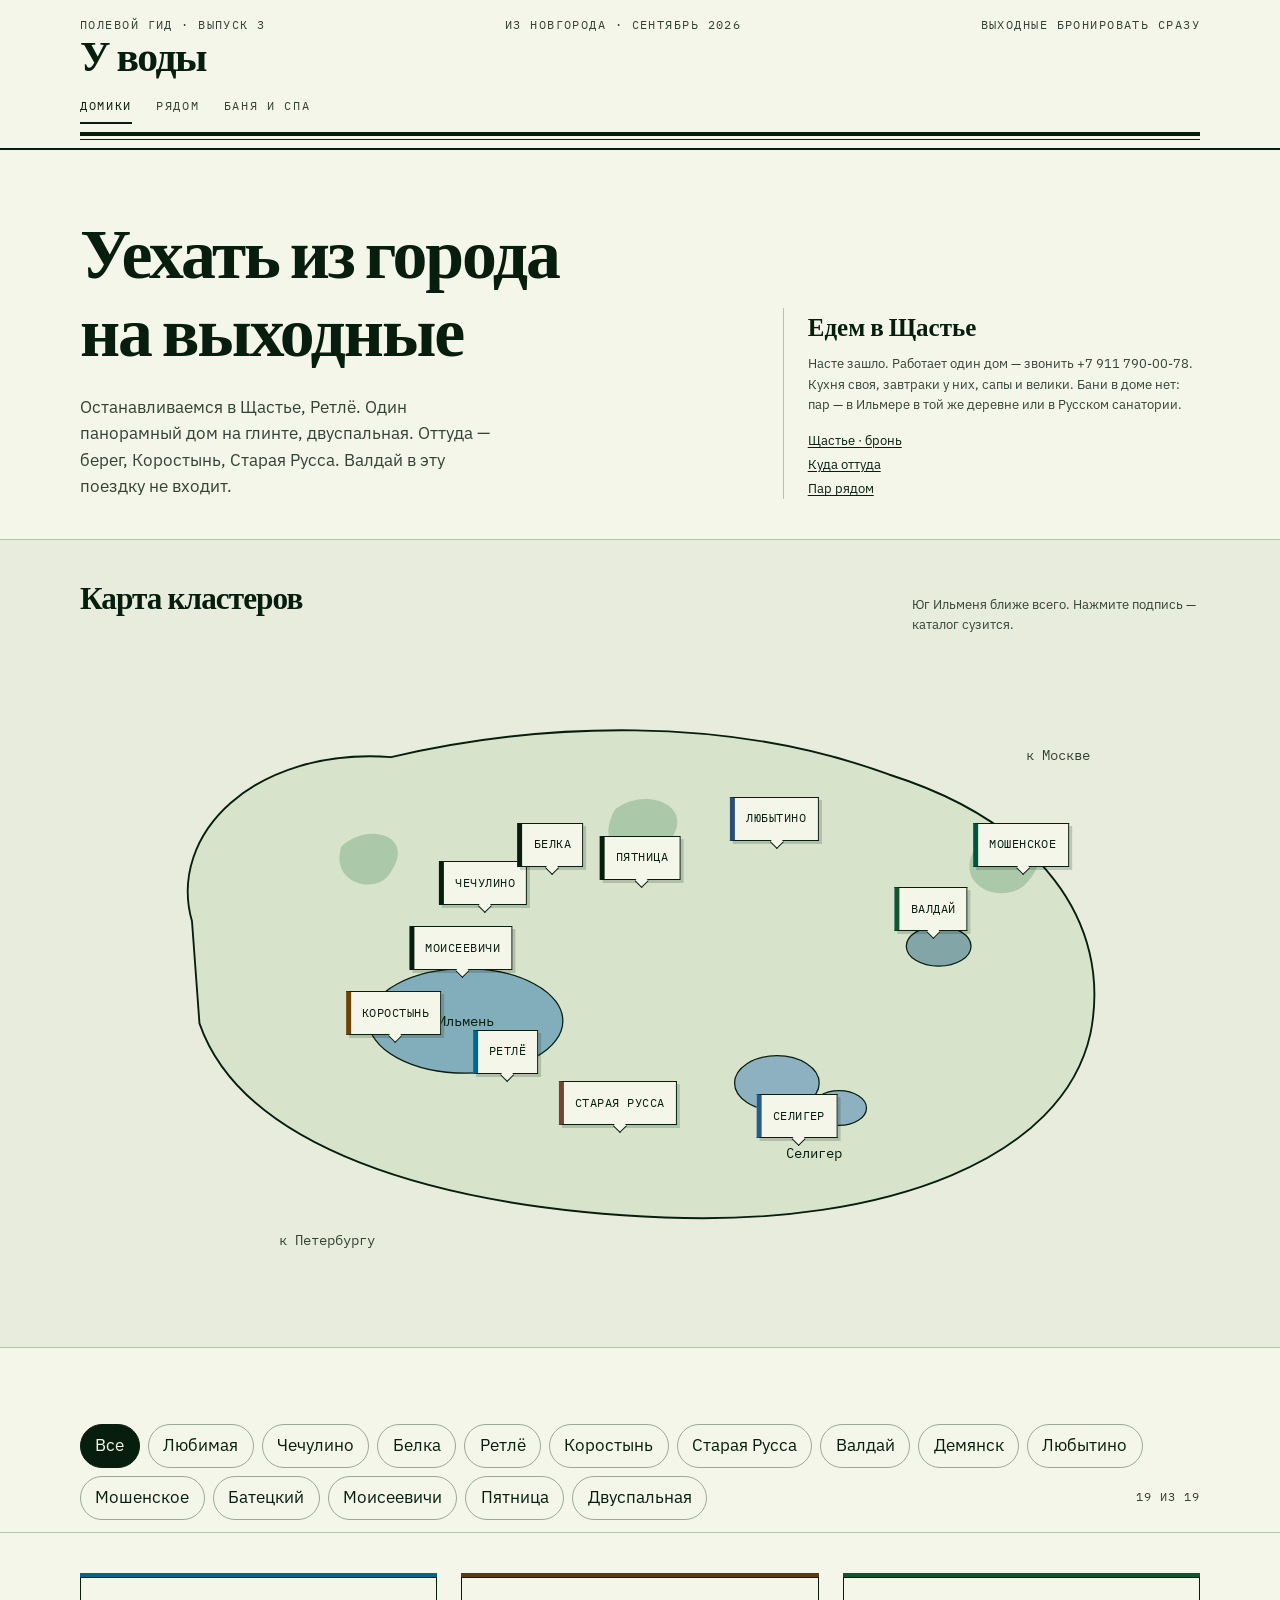
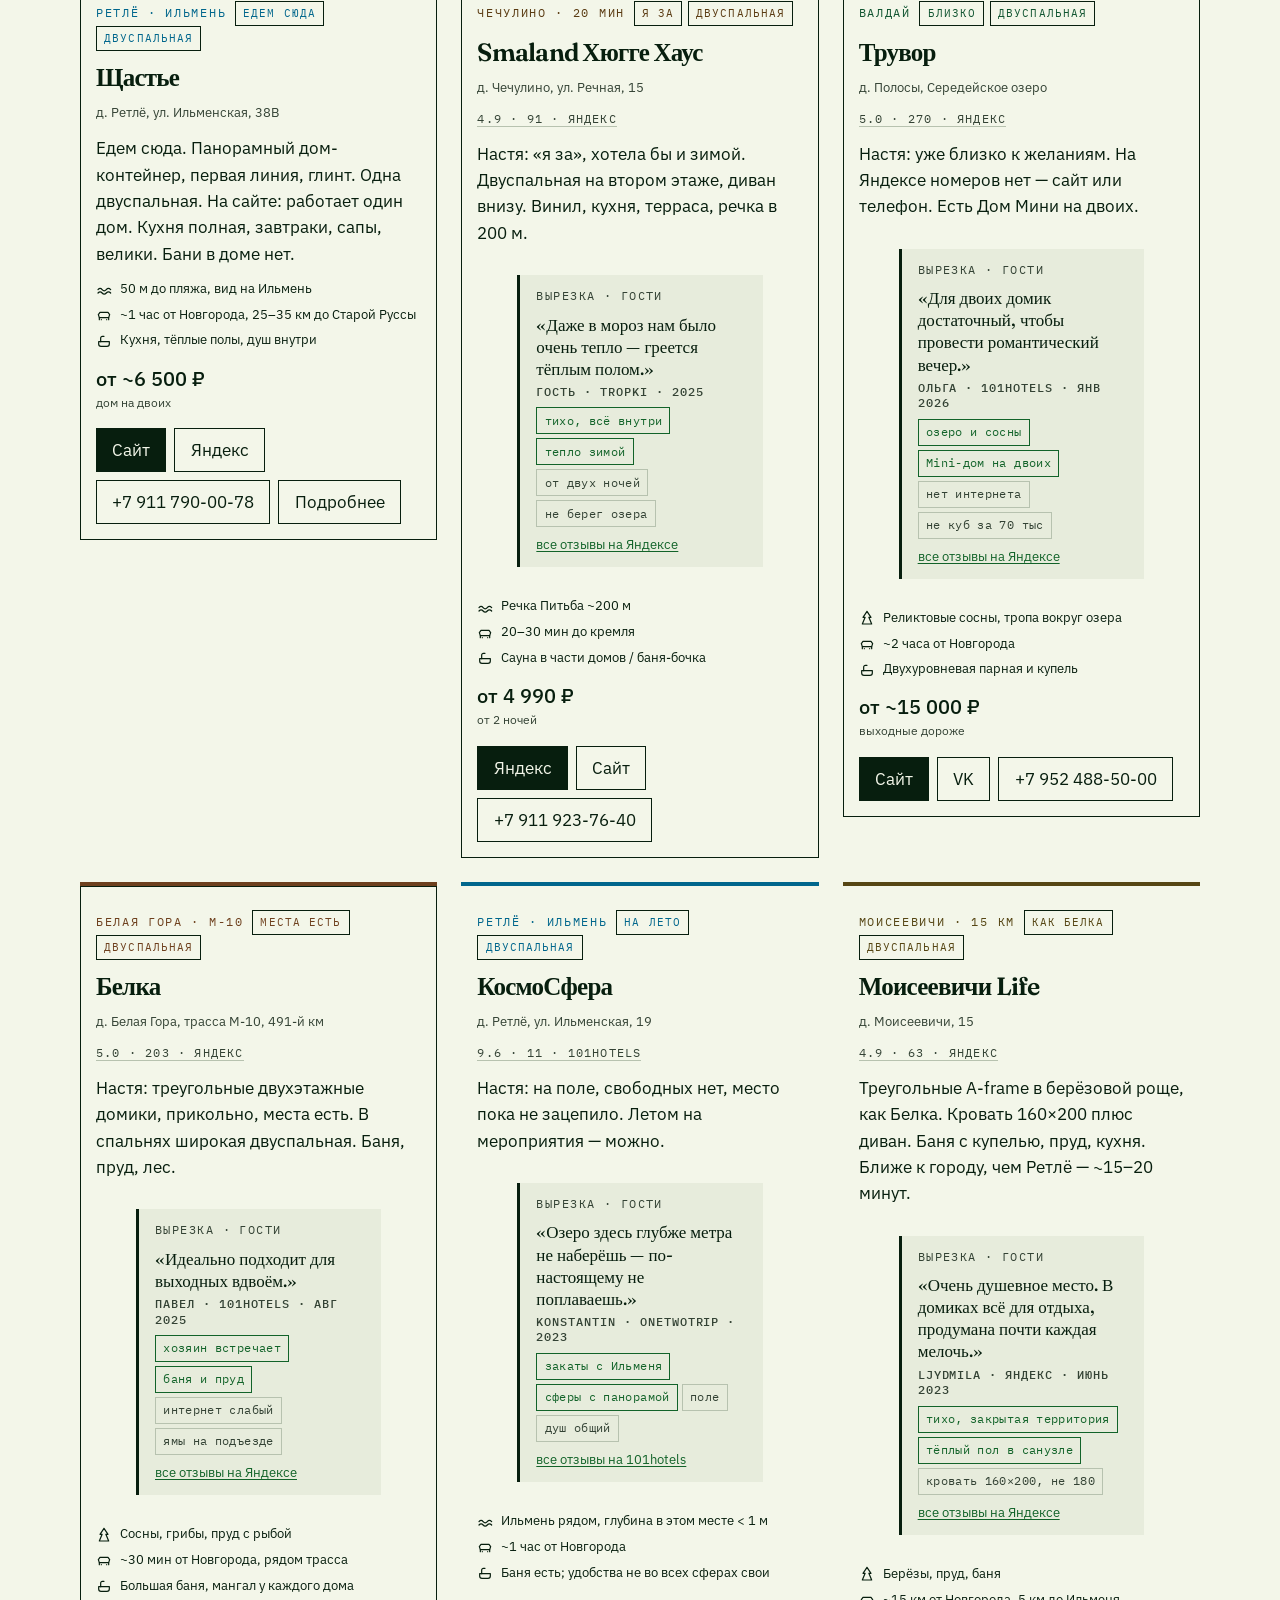
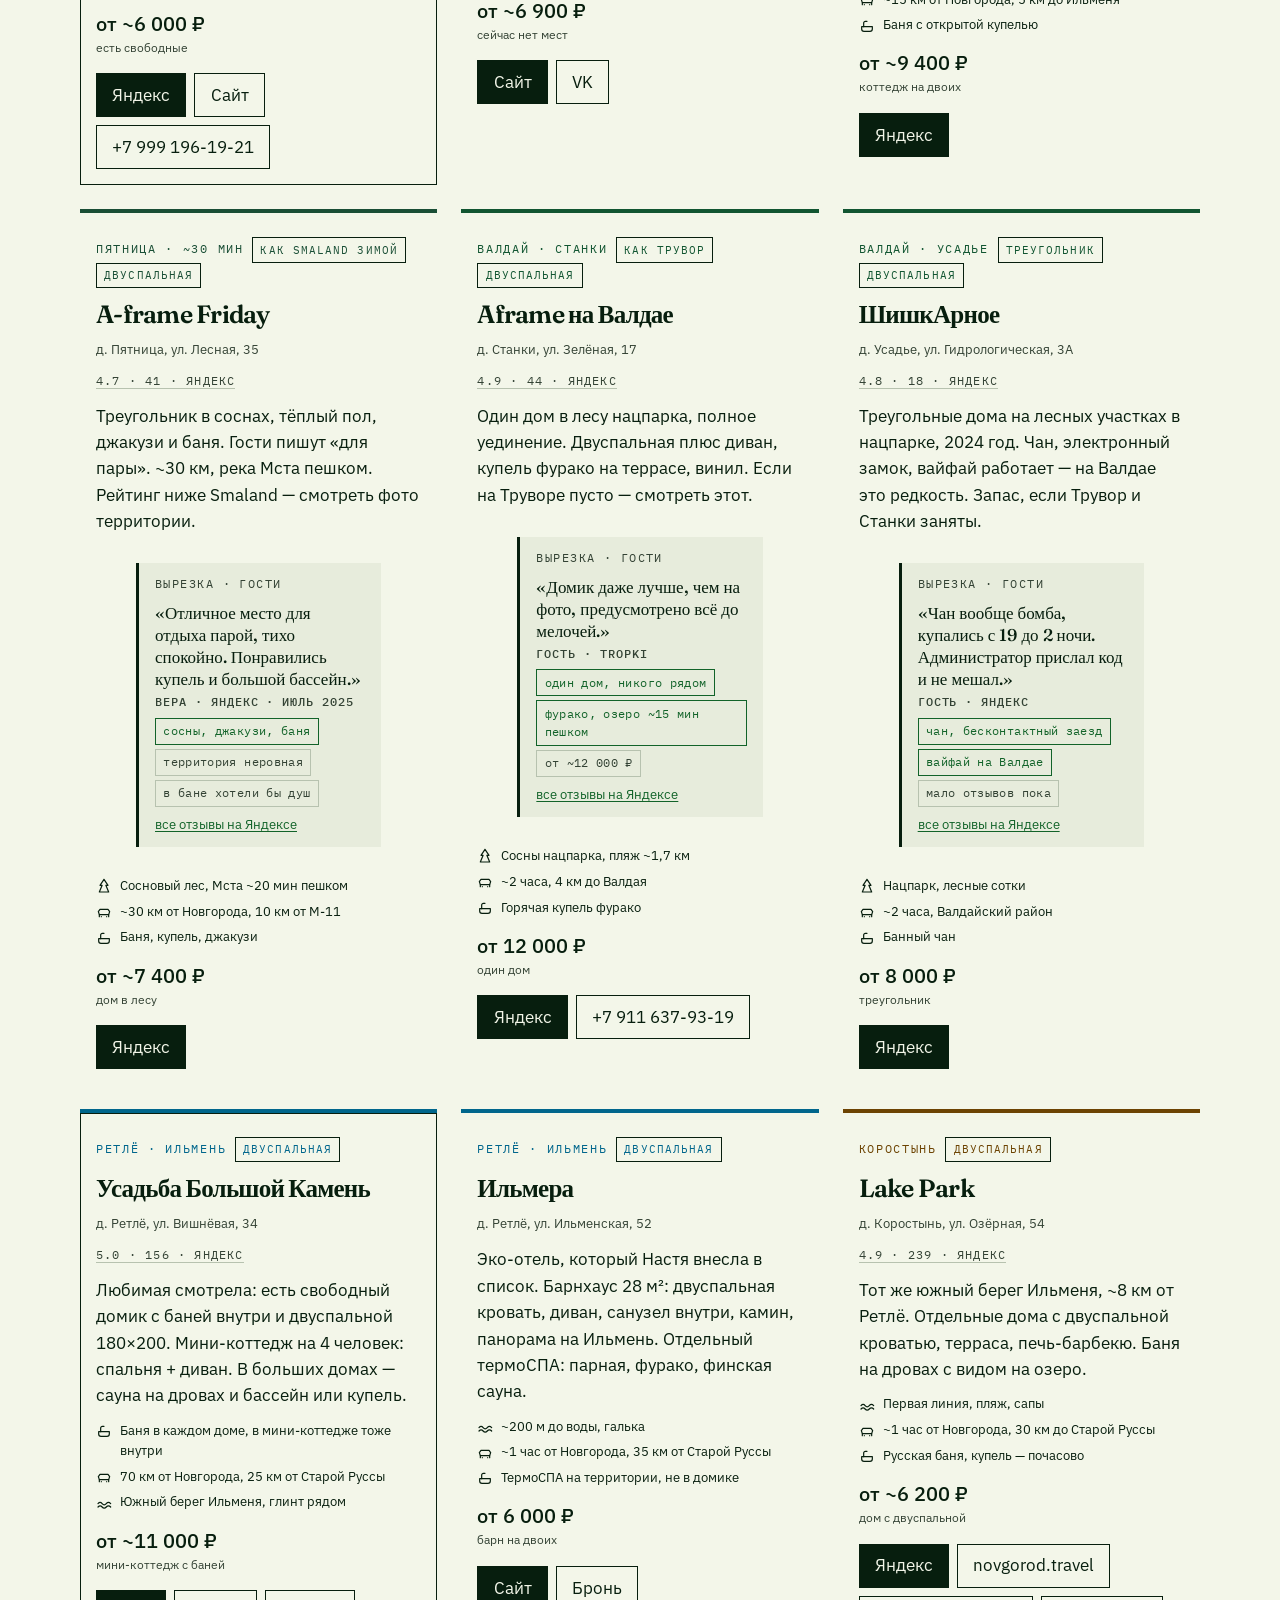
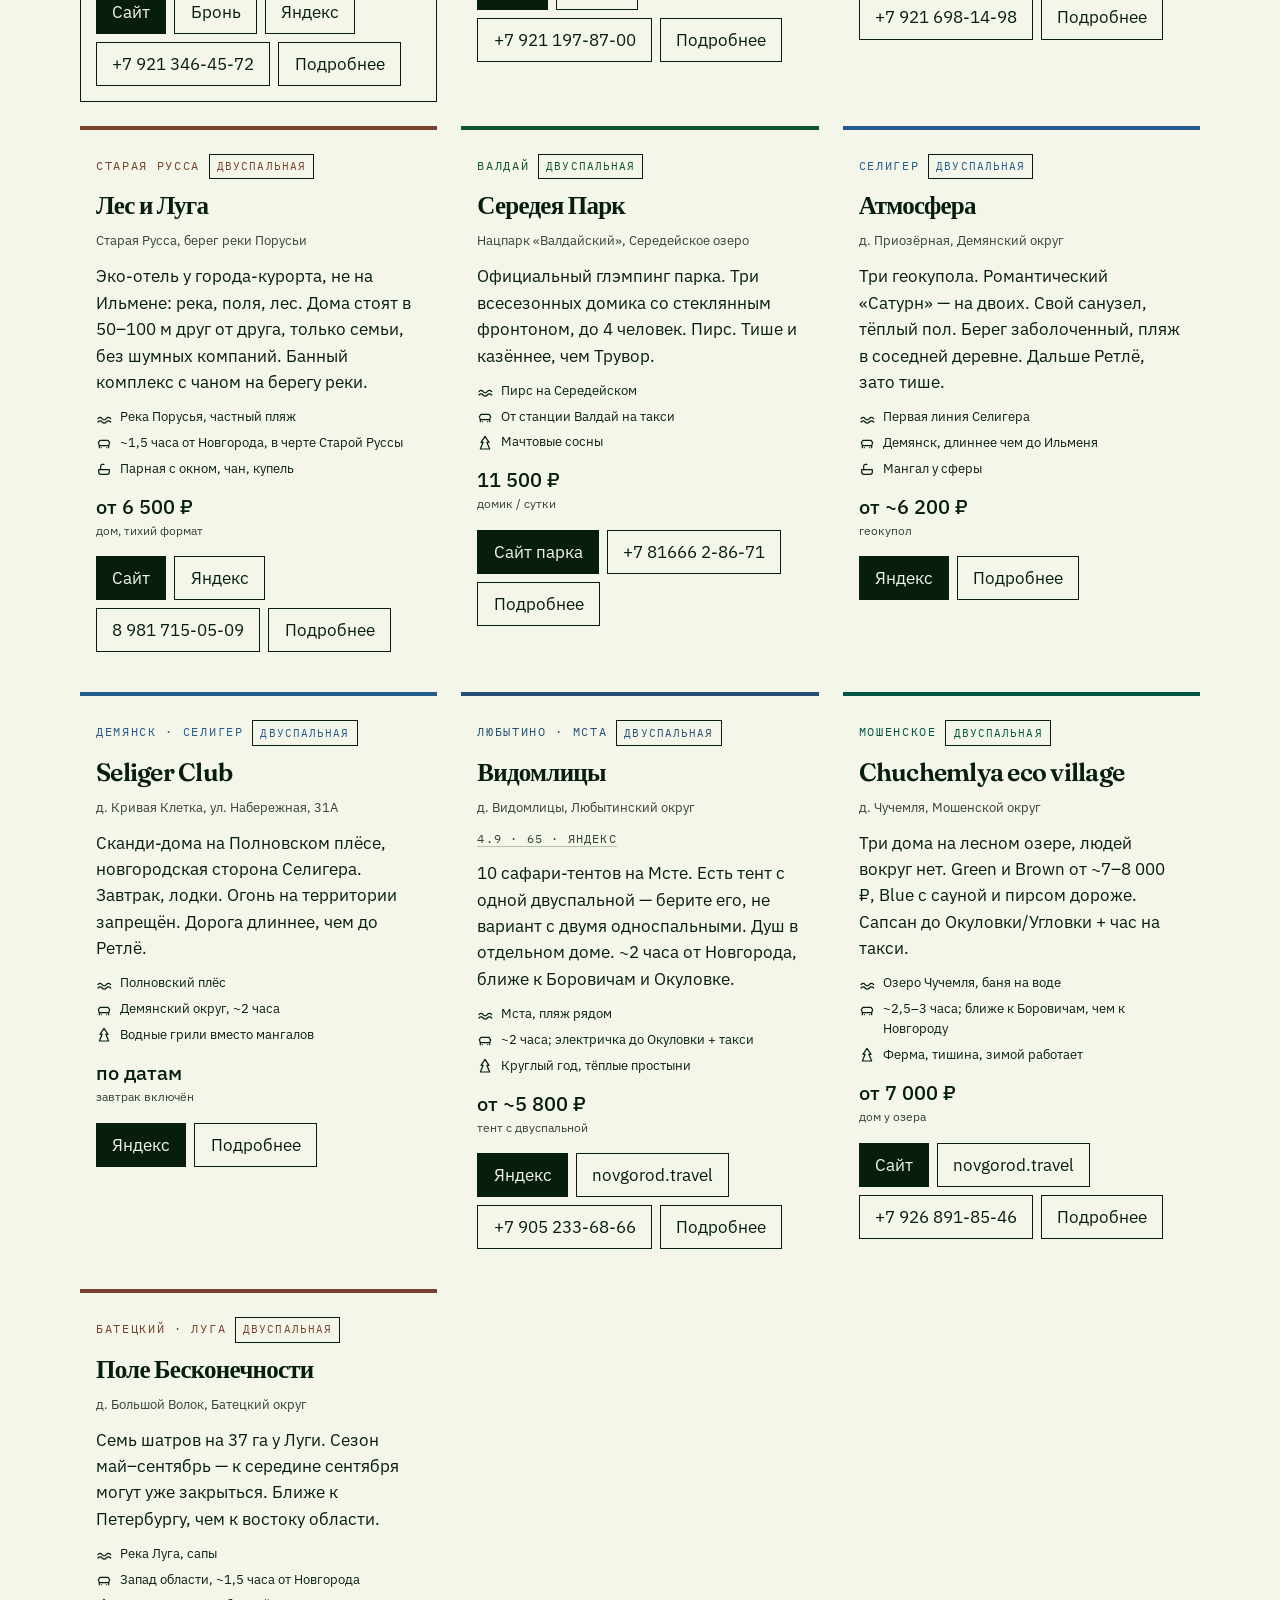
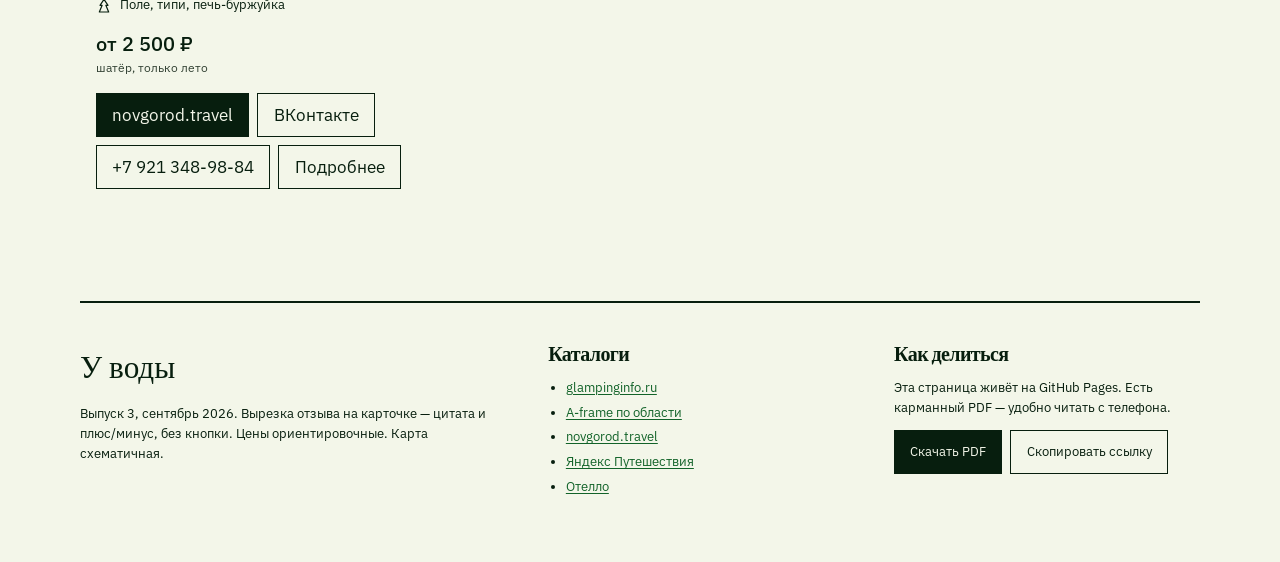
<file: index.html>
<!DOCTYPE html>
<html lang="ru">
<head>
  <meta charset="utf-8">
  <meta name="viewport" content="width=device-width, initial-scale=1">
  <title>Уехать из Новгорода на выходные — Ильмень, Старая Русса, Валдай</title>
  <meta name="description" content="Smaland, Трувор, Белка, КосмоСфера — отзывы, двуспальная кровать, выходные из Новгорода.">
  <meta property="og:title" content="Уехать из Новгорода на выходные">
  <meta property="og:description" content="Список Любимой: Smaland, Трувор, Белка, КосмоСфера. Вырезки отзывов на карточке.">
  <meta property="og:type" content="website">
  <link rel="canonical" href="https://voctenzuk.github.io/glemingi-novgorod/">
  <link rel="preconnect" href="https://fonts.googleapis.com">
  <link rel="preconnect" href="https://fonts.gstatic.com" crossorigin>
  <link href="https://fonts.googleapis.com/css2?family=Fraunces:opsz,wght@9..144,500;9..144,620;9..144,700&family=IBM+Plex+Mono:wght@400;500&family=IBM+Plex+Sans:wght@400;500&display=swap" rel="stylesheet" media="print" onload="this.media='all'">
  <noscript><link href="https://fonts.googleapis.com/css2?family=Fraunces:opsz,wght@9..144,500;9..144,620;9..144,700&family=IBM+Plex+Mono:wght@400;500&family=IBM+Plex+Sans:wght@400;500&display=swap" rel="stylesheet"></noscript>
  <link rel="stylesheet" href="tokens.css?v=9">
  <link rel="stylesheet" href="styles.css?v=9">
</head>
<body data-tab="houses">
  <header class="mast">
    <div class="wrap">
      <div class="mast__meta">
        <span>Полевой гид · выпуск 3</span>
        <span>Из Новгорода · сентябрь 2026</span>
        <span>выходные бронировать сразу</span>
      </div>
      <a class="mast__wordmark" href="#top">У воды</a>
      <nav class="tabs" aria-label="Разделы">
        <a href="#domiki" data-tab="houses" aria-current="page">Домики</a>
        <a href="#ryadom" data-tab="nearby">Рядом</a>
        <a href="#banya" data-tab="spa">Баня и СПА</a>
      </nav>
      <div class="mast__rule" aria-hidden="true"></div>
    </div>
  </header>

  <main id="top">
    <section class="wrap hero panel-houses">
      <div>
        <h1>Уехать из города на выходные</h1>
        <p class="hero__lede">Останавливаемся в Щастье, Ретлё. Один панорамный дом на глинте, двуспальная. Оттуда — берег, Коростынь, Старая Русса. Валдай в эту поездку не входит.</p>
      </div>
      <aside class="hero__aside">
        <strong>Едем в Щастье</strong>
        <p>Насте зашло. Работает один дом — звонить +7 911 790-00-78. Кухня своя, завтраки у них, сапы и велики. Бани в доме нет: пар — в Ильмере в той же деревне или в Русском санатории.</p>
        <div class="hero__picks">
          <a href="#place-shaste">Щастье · бронь</a>
          <a href="#ryadom">Куда оттуда</a>
          <a href="#banya">Пар рядом</a>
        </div>
      </aside>
    </section>

    <section class="atlas" aria-labelledby="atlas-title">
      <div class="wrap">
        <div class="atlas__head">
          <h2 id="atlas-title">Карта кластеров</h2>
          <p class="atlas__hint">Юг Ильменя ближе всего. Нажмите подпись — каталог сузится.</p>
        </div>
        <div class="atlas__stage">
          <svg viewBox="0 0 900 520" role="img" aria-label="Схематичная карта Новгородской области с пятью кластерами">
            <rect width="900" height="520" fill="transparent"></rect>
            <path d="M90 210 C70 140 140 70 250 78 C370 50 520 44 650 92 C770 130 830 210 812 300 C790 400 650 455 470 448 C280 440 130 390 96 292 Z" fill="oklch(90% 0.035 128)" stroke="oklch(21% 0.042 152)" stroke-width="1.5"></path>
            <ellipse cx="310" cy="290" rx="78" ry="42" fill="oklch(72% 0.05 220)" stroke="oklch(21% 0.042 152)" stroke-width="1"></ellipse>
            <text x="310" y="294" text-anchor="middle" font-size="11" font-family="IBM Plex Mono, monospace" fill="oklch(21% 0.042 152)">Ильмень</text>
            <ellipse cx="560" cy="340" rx="34" ry="22" fill="oklch(74% 0.045 230)" stroke="oklch(21% 0.042 152)" stroke-width="1"></ellipse>
            <ellipse cx="610" cy="360" rx="22" ry="14" fill="oklch(74% 0.045 230)" stroke="oklch(21% 0.042 152)" stroke-width="1"></ellipse>
            <text x="590" y="400" text-anchor="middle" font-size="11" font-family="IBM Plex Mono, monospace" fill="oklch(21% 0.042 152)">Селигер</text>
            <ellipse cx="690" cy="230" rx="26" ry="16" fill="oklch(70% 0.04 200)" stroke="oklch(21% 0.042 152)" stroke-width="1"></ellipse>
            <text x="690" y="210" text-anchor="middle" font-size="11" font-family="IBM Plex Mono, monospace" fill="oklch(21% 0.042 152)">Валдай</text>
            <path d="M210 150 C230 130 270 140 250 170 C240 190 200 180 210 150 Z" fill="oklch(78% 0.06 145)" opacity="0.8"></path>
            <path d="M430 120 C455 100 500 118 470 150 C450 168 410 155 430 120 Z" fill="oklch(78% 0.06 145)" opacity="0.8"></path>
            <path d="M720 150 C745 132 790 148 760 180 C742 198 700 182 720 150 Z" fill="oklch(78% 0.06 145)" opacity="0.8"></path>
            <text x="160" y="470" font-size="11" font-family="IBM Plex Mono, monospace" fill="oklch(36% 0.03 148)">к Петербургу</text>
            <text x="760" y="80" font-size="11" font-family="IBM Plex Mono, monospace" fill="oklch(36% 0.03 148)">к Москве</text>
          </svg>
          <button class="pin" data-cluster="chechulino" style="left:36%;top:38%" type="button" aria-pressed="false">Чечулино</button>
          <button class="pin" data-cluster="belaya-gora" style="left:42%;top:32%" type="button" aria-pressed="false">Белка</button>
          <button class="pin" data-cluster="korostyn" style="left:28%;top:58%" type="button" aria-pressed="false">Коростынь</button>
          <button class="pin" data-cluster="retlyo" style="left:38%;top:64%" type="button" aria-pressed="false">Ретлё</button>
          <button class="pin" data-cluster="russa" style="left:48%;top:72%" type="button" aria-pressed="false">Старая Русса</button>
          <button class="pin" data-cluster="seliger" style="left:64%;top:74%" type="button" aria-pressed="false">Селигер</button>
          <button class="pin" data-cluster="valdai" style="left:76%;top:42%" type="button" aria-pressed="false">Валдай</button>
          <button class="pin" data-cluster="lyubytino" style="left:62%;top:28%" type="button" aria-pressed="false">Любытино</button>
          <button class="pin" data-cluster="moshenskoe" style="left:84%;top:32%" type="button" aria-pressed="false">Мошенское</button>
          <button class="pin" data-cluster="moiseevichi" style="left:34%;top:48%" type="button" aria-pressed="false">Моисеевичи</button>
          <button class="pin" data-cluster="pyatnitsa" style="left:50%;top:34%" type="button" aria-pressed="false">Пятница</button>
        </div>
        <div class="atlas__mobile-pins" aria-label="Кластеры">
          <button class="chip" type="button" data-filter="cluster" data-value="chechulino">Чечулино</button>
          <button class="chip" type="button" data-filter="cluster" data-value="belaya-gora">Белка</button>
          <button class="chip" type="button" data-filter="cluster" data-value="retlyo">Ретлё</button>
          <button class="chip" type="button" data-filter="cluster" data-value="korostyn">Коростынь</button>
          <button class="chip" type="button" data-filter="cluster" data-value="russa">Старая Русса</button>
          <button class="chip" type="button" data-filter="cluster" data-value="valdai">Валдай</button>
          <button class="chip" type="button" data-filter="cluster" data-value="seliger">Демянск</button>
          <button class="chip" type="button" data-filter="cluster" data-value="lyubytino">Любытино</button>
          <button class="chip" type="button" data-filter="cluster" data-value="moshenskoe">Мошенское</button>
          <button class="chip" type="button" data-filter="cluster" data-value="batetsky">Батецкий</button>
          <button class="chip" type="button" data-filter="cluster" data-value="moiseevichi">Моисеевичи</button>
          <button class="chip" type="button" data-filter="cluster" data-value="pyatnitsa">Пятница</button>
        </div>
      </div>
    </section>

    <div class="filters panel-houses">
      <div class="wrap filters__row" role="toolbar" aria-label="Фильтры">
        <button class="chip" type="button" data-filter="cluster" data-value="all" aria-pressed="true">Все</button>
        <button class="chip" type="button" data-filter="her" data-value="yes" aria-pressed="false">Любимая</button>
        <button class="chip" type="button" data-filter="cluster" data-value="chechulino" aria-pressed="false">Чечулино</button>
        <button class="chip" type="button" data-filter="cluster" data-value="belaya-gora" aria-pressed="false">Белка</button>
        <button class="chip" type="button" data-filter="cluster" data-value="retlyo" aria-pressed="false">Ретлё</button>
        <button class="chip" type="button" data-filter="cluster" data-value="korostyn" aria-pressed="false">Коростынь</button>
        <button class="chip" type="button" data-filter="cluster" data-value="russa" aria-pressed="false">Старая Русса</button>
        <button class="chip" type="button" data-filter="cluster" data-value="valdai" aria-pressed="false">Валдай</button>
        <button class="chip" type="button" data-filter="cluster" data-value="seliger" aria-pressed="false">Демянск</button>
        <button class="chip" type="button" data-filter="cluster" data-value="lyubytino" aria-pressed="false">Любытино</button>
        <button class="chip" type="button" data-filter="cluster" data-value="moshenskoe" aria-pressed="false">Мошенское</button>
        <button class="chip" type="button" data-filter="cluster" data-value="batetsky" aria-pressed="false">Батецкий</button>
        <button class="chip" type="button" data-filter="cluster" data-value="moiseevichi" aria-pressed="false">Моисеевичи</button>
        <button class="chip" type="button" data-filter="cluster" data-value="pyatnitsa" aria-pressed="false">Пятница</button>
        <button class="chip" type="button" data-filter="bed" data-value="double" aria-pressed="false">Двуспальная</button>
        <span class="count" id="count">19 из 19</span>
      </div>
    </div>

    <section class="wrap catalogue panel-houses" id="catalogue" aria-live="polite">
<article class="card" id="place-shaste" data-id="shaste" data-cluster="retlyo" data-season="year" data-pick="yes" data-bed="double" data-her="yes">
        <div class="card__kicker">Ретлё · Ильмень <span class="card__badge">едем сюда</span><span class="card__badge">двуспальная</span></div>
        <h3>Щастье</h3>
        <p class="card__place">д. Ретлё, ул. Ильменская, 38В</p>
        
        <p>Едем сюда. Панорамный дом-контейнер, первая линия, глинт. Одна двуспальная. На сайте: работает один дом. Кухня полная, завтраки, сапы, велики. Бани в доме нет.</p>
        <ul class="card__facts"><li><svg viewBox="0 0 24 24" aria-hidden="true"><path d="M3 13c2.2-2.4 4.2-2.4 6.2 0 2 2.4 4.2 2.4 6.2 0 2-2.4 4.4-2.4 6.6 0"/><path d="M3 18c2.2-2.4 4.2-2.4 6.2 0 2 2.4 4.2 2.4 6.2 0 2-2.4 4.4-2.4 6.6 0"/></svg><span>50 м до пляжа, вид на Ильмень</span></li><li><svg viewBox="0 0 24 24" aria-hidden="true"><path d="M5 16h14l1.5-4.5L18 8H6L3.5 11.5z"/><path d="M5 16v3M19 16v3M8 19h0M16 19h0"/></svg><span>~1 час от Новгорода, 25–35 км до Старой Руссы</span></li><li><svg viewBox="0 0 24 24" aria-hidden="true"><path d="M4 13h16v3.5A3.5 3.5 0 0 1 16.5 20h-9A3.5 3.5 0 0 1 4 16.5z"/><path d="M7 13V7.5A2.5 2.5 0 0 1 9.5 5H12"/></svg><span>Кухня, тёплые полы, душ внутри</span></li></ul>
        <div class="card__price">от ~6 500 ₽<span>дом на двоих</span></div>
        <div class="card__actions">
          <a class="btn btn--solid" href="https://xn--80ak9ae6av.xn--p1acf/" target="_blank" rel="noopener">Сайт</a><a class="btn" href="https://travel.yandex.ru/hotels/novgorod-oblast/shchaste/" target="_blank" rel="noopener">Яндекс</a>
          <a class="btn" href="tel:+79117900078">+7 911 790-00-78</a>
          <button class="btn" type="button" data-more="shaste" data-label="Подробнее" aria-expanded="false">Подробнее</button>
        </div>
        <div class="more" id="more-shaste"><div class="more__inner"><p>happy.ilmen@yandex.ru. Поворот к озеру в деревне Буреги, трасса Шимск–Старая Русса. От Новгорода ~70 км, ~1 час. От Руссы ~29 км, ~35 мин. Магазин ~15 мин, аптека и банкомат в Руссе. <a href="#ryadom">Куда отсюда</a>.</p></div></div>
      </article>
<article class="card" id="place-smaland" data-id="smaland" data-cluster="chechulino" data-season="year" data-pick="yes" data-bed="double" data-her="yes">
        <div class="card__kicker">Чечулино · 20 мин <span class="card__badge">я за</span><span class="card__badge">двуспальная</span></div>
        <h3>Smaland Хюгге Хаус</h3>
        <p class="card__place">д. Чечулино, ул. Речная, 15</p>
        <p class="rating"><a href="https://travel.yandex.ru/hotels/novgorod-oblast/smaland-khiugge-khaus/" target="_blank" rel="noopener">4.9 · 91 · Яндекс</a></p>
        <p>Настя: «я за», хотела бы и зимой. Двуспальная на втором этаже, диван внизу. Винил, кухня, терраса, речка в 200 м.</p>
        <figure class="clip">
          <figcaption class="clip__label">Вырезка · гости</figcaption>
          <blockquote class="quote">«Даже в мороз нам было очень тепло — греется тёплым полом.»<footer>гость · tropki · 2025</footer></blockquote>
          <ul class="clip__tags">
            <li data-polarity="plus">тихо, всё внутри</li>
            <li data-polarity="plus">тепло зимой</li>
            <li data-polarity="minus">от двух ночей</li>
            <li data-polarity="minus">не берег озера</li>
          </ul>
          <a class="clip__more" href="https://travel.yandex.ru/hotels/novgorod-oblast/smaland-khiugge-khaus/" target="_blank" rel="noopener">все отзывы на Яндексе</a>
        </figure>
        <ul class="card__facts"><li><svg viewBox="0 0 24 24" aria-hidden="true"><path d="M3 13c2.2-2.4 4.2-2.4 6.2 0 2 2.4 4.2 2.4 6.2 0 2-2.4 4.4-2.4 6.6 0"/><path d="M3 18c2.2-2.4 4.2-2.4 6.2 0 2 2.4 4.2 2.4 6.2 0 2-2.4 4.4-2.4 6.6 0"/></svg><span>Речка Питьба ~200 м</span></li><li><svg viewBox="0 0 24 24" aria-hidden="true"><path d="M5 16h14l1.5-4.5L18 8H6L3.5 11.5z"/><path d="M5 16v3M19 16v3M8 19h0M16 19h0"/></svg><span>20–30 мин до кремля</span></li><li><svg viewBox="0 0 24 24" aria-hidden="true"><path d="M4 13h16v3.5A3.5 3.5 0 0 1 16.5 20h-9A3.5 3.5 0 0 1 4 16.5z"/><path d="M7 13V7.5A2.5 2.5 0 0 1 9.5 5H12"/></svg><span>Сауна в части домов / баня-бочка</span></li></ul>
        <div class="card__price">от 4 990 ₽<span>от 2 ночей</span></div>
        <div class="card__actions">
          <a class="btn btn--solid" href="https://travel.yandex.ru/hotels/novgorod-oblast/smaland-khiugge-khaus/" target="_blank" rel="noopener">Яндекс</a><a class="btn" href="https://smaland.rent/" target="_blank" rel="noopener">Сайт</a>
          <a class="btn" href="tel:+79119237640">+7 911 923-76-40</a>
        </div>
      </article>
<article class="card" id="place-truvor" data-id="truvor" data-cluster="valdai" data-season="year" data-pick="yes" data-bed="double" data-her="yes">
        <div class="card__kicker">Валдай <span class="card__badge">близко</span><span class="card__badge">двуспальная</span></div>
        <h3>Трувор</h3>
        <p class="card__place">д. Полосы, Середейское озеро</p>
        <p class="rating"><a href="https://travel.yandex.ru/hotels/novgorod-oblast/truvor/reviews/" target="_blank" rel="noopener">5.0 · 270 · Яндекс</a></p>
        <p>Настя: уже близко к желаниям. На Яндексе номеров нет — сайт или телефон. Есть Дом Мини на двоих.</p>
        <figure class="clip">
          <figcaption class="clip__label">Вырезка · гости</figcaption>
          <blockquote class="quote">«Для двоих домик достаточный, чтобы провести романтический вечер.»<footer>Ольга · 101hotels · янв 2026</footer></blockquote>
          <ul class="clip__tags">
            <li data-polarity="plus">озеро и сосны</li>
            <li data-polarity="plus">Mini-дом на двоих</li>
            <li data-polarity="minus">нет интернета</li>
            <li data-polarity="minus">не куб за 70 тыс</li>
          </ul>
          <a class="clip__more" href="https://travel.yandex.ru/hotels/novgorod-oblast/truvor/reviews/" target="_blank" rel="noopener">все отзывы на Яндексе</a>
        </figure>
        <ul class="card__facts"><li><svg viewBox="0 0 24 24" aria-hidden="true"><path d="M12 2 6 11h3.2L5 21h14l-4.2-10H18z"/></svg><span>Реликтовые сосны, тропа вокруг озера</span></li><li><svg viewBox="0 0 24 24" aria-hidden="true"><path d="M5 16h14l1.5-4.5L18 8H6L3.5 11.5z"/><path d="M5 16v3M19 16v3M8 19h0M16 19h0"/></svg><span>~2 часа от Новгорода</span></li><li><svg viewBox="0 0 24 24" aria-hidden="true"><path d="M4 13h16v3.5A3.5 3.5 0 0 1 16.5 20h-9A3.5 3.5 0 0 1 4 16.5z"/><path d="M7 13V7.5A2.5 2.5 0 0 1 9.5 5H12"/></svg><span>Двухуровневая парная и купель</span></li></ul>
        <div class="card__price">от ~15 000 ₽<span>выходные дороже</span></div>
        <div class="card__actions">
          <a class="btn btn--solid" href="https://truvor.camp/" target="_blank" rel="noopener">Сайт</a><a class="btn" href="https://vk.com/truvorglamping" target="_blank" rel="noopener">VK</a>
          <a class="btn" href="tel:+79524885000">+7 952 488-50-00</a>
        </div>
      </article>
<article class="card" id="place-belka" data-id="belka" data-cluster="belaya-gora" data-season="year" data-pick="yes" data-bed="double" data-her="yes">
        <div class="card__kicker">Белая Гора · М-10 <span class="card__badge">места есть</span><span class="card__badge">двуспальная</span></div>
        <h3>Белка</h3>
        <p class="card__place">д. Белая Гора, трасса М-10, 491-й км</p>
        <p class="rating"><a href="https://travel.yandex.ru/hotels/novgorod-oblast/belka/" target="_blank" rel="noopener">5.0 · 203 · Яндекс</a></p>
        <p>Настя: треугольные двухэтажные домики, прикольно, места есть. В спальнях широкая двуспальная. Баня, пруд, лес.</p>
        <figure class="clip">
          <figcaption class="clip__label">Вырезка · гости</figcaption>
          <blockquote class="quote">«Идеально подходит для выходных вдвоём.»<footer>Павел · 101hotels · авг 2025</footer></blockquote>
          <ul class="clip__tags">
            <li data-polarity="plus">хозяин встречает</li>
            <li data-polarity="plus">баня и пруд</li>
            <li data-polarity="minus">интернет слабый</li>
            <li data-polarity="minus">ямы на подъезде</li>
          </ul>
          <a class="clip__more" href="https://travel.yandex.ru/hotels/novgorod-oblast/belka/" target="_blank" rel="noopener">все отзывы на Яндексе</a>
        </figure>
        <ul class="card__facts"><li><svg viewBox="0 0 24 24" aria-hidden="true"><path d="M12 2 6 11h3.2L5 21h14l-4.2-10H18z"/></svg><span>Сосны, грибы, пруд с рыбой</span></li><li><svg viewBox="0 0 24 24" aria-hidden="true"><path d="M5 16h14l1.5-4.5L18 8H6L3.5 11.5z"/><path d="M5 16v3M19 16v3M8 19h0M16 19h0"/></svg><span>~30 мин от Новгорода, рядом трасса</span></li><li><svg viewBox="0 0 24 24" aria-hidden="true"><path d="M4 13h16v3.5A3.5 3.5 0 0 1 16.5 20h-9A3.5 3.5 0 0 1 4 16.5z"/><path d="M7 13V7.5A2.5 2.5 0 0 1 9.5 5H12"/></svg><span>Большая баня, мангал у каждого дома</span></li></ul>
        <div class="card__price">от ~6 000 ₽<span>есть свободные</span></div>
        <div class="card__actions">
          <a class="btn btn--solid" href="https://travel.yandex.ru/hotels/novgorod-oblast/belka/" target="_blank" rel="noopener">Яндекс</a><a class="btn" href="https://bazabelka.ru/" target="_blank" rel="noopener">Сайт</a>
          <a class="btn" href="tel:+79991961921">+7 999 196-19-21</a>
        </div>
      </article>
<article class="card" id="place-kosmosfera" data-id="kosmosfera" data-cluster="retlyo" data-season="year" data-pick="no" data-bed="double" data-her="yes">
        <div class="card__kicker">Ретлё · Ильмень <span class="card__badge">на лето</span><span class="card__badge">двуспальная</span></div>
        <h3>КосмоСфера</h3>
        <p class="card__place">д. Ретлё, ул. Ильменская, 19</p>
        <p class="rating"><a href="https://101hotels.com/opinions/hotel/retlyo/zagorodniy_otel_glemping_park_kosmosfera.html" target="_blank" rel="noopener">9.6 · 11 · 101hotels</a></p>
        <p>Настя: на поле, свободных нет, место пока не зацепило. Летом на мероприятия — можно.</p>
        <figure class="clip">
          <figcaption class="clip__label">Вырезка · гости</figcaption>
          <blockquote class="quote">«Озеро здесь глубже метра не наберёшь — по-настоящему не поплаваешь.»<footer>Konstantin · OneTwoTrip · 2023</footer></blockquote>
          <ul class="clip__tags">
            <li data-polarity="plus">закаты с Ильменя</li>
            <li data-polarity="plus">сферы с панорамой</li>
            <li data-polarity="minus">поле</li>
            <li data-polarity="minus">душ общий</li>
          </ul>
          <a class="clip__more" href="https://101hotels.com/opinions/hotel/retlyo/zagorodniy_otel_glemping_park_kosmosfera.html" target="_blank" rel="noopener">все отзывы на 101hotels</a>
        </figure>
        <ul class="card__facts"><li><svg viewBox="0 0 24 24" aria-hidden="true"><path d="M3 13c2.2-2.4 4.2-2.4 6.2 0 2 2.4 4.2 2.4 6.2 0 2-2.4 4.4-2.4 6.6 0"/><path d="M3 18c2.2-2.4 4.2-2.4 6.2 0 2 2.4 4.2 2.4 6.2 0 2-2.4 4.4-2.4 6.6 0"/></svg><span>Ильмень рядом, глубина в этом месте < 1 м</span></li><li><svg viewBox="0 0 24 24" aria-hidden="true"><path d="M5 16h14l1.5-4.5L18 8H6L3.5 11.5z"/><path d="M5 16v3M19 16v3M8 19h0M16 19h0"/></svg><span>~1 час от Новгорода</span></li><li><svg viewBox="0 0 24 24" aria-hidden="true"><path d="M4 13h16v3.5A3.5 3.5 0 0 1 16.5 20h-9A3.5 3.5 0 0 1 4 16.5z"/><path d="M7 13V7.5A2.5 2.5 0 0 1 9.5 5H12"/></svg><span>Баня есть; удобства не во всех сферах свои</span></li></ul>
        <div class="card__price">от ~6 900 ₽<span>сейчас нет мест</span></div>
        <div class="card__actions">
          <a class="btn btn--solid" href="https://parkglampov.ru/" target="_blank" rel="noopener">Сайт</a><a class="btn" href="https://vk.com/parkglampov" target="_blank" rel="noopener">VK</a>
        </div>
      </article>
<article class="card" id="place-moiseevichi" data-id="moiseevichi" data-cluster="moiseevichi" data-season="year" data-pick="no" data-bed="double" data-her="no">
        <div class="card__kicker">Моисеевичи · 15 км <span class="card__badge">как Белка</span><span class="card__badge">двуспальная</span></div>
        <h3>Моисеевичи Life</h3>
        <p class="card__place">д. Моисеевичи, 15</p>
        <p class="rating"><a href="https://travel.yandex.ru/hotels/novgorod-oblast/moiseevichi-life/" target="_blank" rel="noopener">4.9 · 63 · Яндекс</a></p>
        <p>Треугольные A-frame в берёзовой роще, как Белка. Кровать 160×200 плюс диван. Баня с купелью, пруд, кухня. Ближе к городу, чем Ретлё — ~15–20 минут.</p>
        <figure class="clip">
          <figcaption class="clip__label">Вырезка · гости</figcaption>
          <blockquote class="quote">«Очень душевное место. В домиках всё для отдыха, продумана почти каждая мелочь.»<footer>Ljydmila · Яндекс · июнь 2023</footer></blockquote>
          <ul class="clip__tags">
            <li data-polarity="plus">тихо, закрытая территория</li>
            <li data-polarity="plus">тёплый пол в санузле</li>
            <li data-polarity="minus">кровать 160×200, не 180</li>
          </ul>
          <a class="clip__more" href="https://travel.yandex.ru/hotels/novgorod-oblast/moiseevichi-life/" target="_blank" rel="noopener">все отзывы на Яндексе</a>
        </figure>
        <ul class="card__facts"><li><svg viewBox="0 0 24 24" aria-hidden="true"><path d="M12 2 6 11h3.2L5 21h14l-4.2-10H18z"/></svg><span>Берёзы, пруд, баня</span></li><li><svg viewBox="0 0 24 24" aria-hidden="true"><path d="M5 16h14l1.5-4.5L18 8H6L3.5 11.5z"/><path d="M5 16v3M19 16v3M8 19h0M16 19h0"/></svg><span>~15 км от Новгорода, 5 км до Ильменя</span></li><li><svg viewBox="0 0 24 24" aria-hidden="true"><path d="M4 13h16v3.5A3.5 3.5 0 0 1 16.5 20h-9A3.5 3.5 0 0 1 4 16.5z"/><path d="M7 13V7.5A2.5 2.5 0 0 1 9.5 5H12"/></svg><span>Баня с открытой купелью</span></li></ul>
        <div class="card__price">от ~9 400 ₽<span>коттедж на двоих</span></div>
        <div class="card__actions">
          <a class="btn btn--solid" href="https://travel.yandex.ru/hotels/novgorod-oblast/moiseevichi-life/" target="_blank" rel="noopener">Яндекс</a>
        </div>
      </article>
<article class="card" id="place-friday" data-id="friday" data-cluster="pyatnitsa" data-season="year" data-pick="no" data-bed="double" data-her="no">
        <div class="card__kicker">Пятница · ~30 мин <span class="card__badge">как Smaland зимой</span><span class="card__badge">двуспальная</span></div>
        <h3>A-frame Friday</h3>
        <p class="card__place">д. Пятница, ул. Лесная, 35</p>
        <p class="rating"><a href="https://travel.yandex.ru/hotels/novgorod-oblast/a-frame-friday/reviews/" target="_blank" rel="noopener">4.7 · 41 · Яндекс</a></p>
        <p>Треугольник в соснах, тёплый пол, джакузи и баня. Гости пишут «для пары». ~30 км, река Мста пешком. Рейтинг ниже Smaland — смотреть фото территории.</p>
        <figure class="clip">
          <figcaption class="clip__label">Вырезка · гости</figcaption>
          <blockquote class="quote">«Отличное место для отдыха парой, тихо спокойно. Понравились купель и большой бассейн.»<footer>Вера · Яндекс · июль 2025</footer></blockquote>
          <ul class="clip__tags">
            <li data-polarity="plus">сосны, джакузи, баня</li>
            <li data-polarity="minus">территория неровная</li>
            <li data-polarity="minus">в бане хотели бы душ</li>
          </ul>
          <a class="clip__more" href="https://travel.yandex.ru/hotels/novgorod-oblast/a-frame-friday/reviews/" target="_blank" rel="noopener">все отзывы на Яндексе</a>
        </figure>
        <ul class="card__facts"><li><svg viewBox="0 0 24 24" aria-hidden="true"><path d="M12 2 6 11h3.2L5 21h14l-4.2-10H18z"/></svg><span>Сосновый лес, Мста ~20 мин пешком</span></li><li><svg viewBox="0 0 24 24" aria-hidden="true"><path d="M5 16h14l1.5-4.5L18 8H6L3.5 11.5z"/><path d="M5 16v3M19 16v3M8 19h0M16 19h0"/></svg><span>~30 км от Новгорода, 10 км от М-11</span></li><li><svg viewBox="0 0 24 24" aria-hidden="true"><path d="M4 13h16v3.5A3.5 3.5 0 0 1 16.5 20h-9A3.5 3.5 0 0 1 4 16.5z"/><path d="M7 13V7.5A2.5 2.5 0 0 1 9.5 5H12"/></svg><span>Баня, купель, джакузи</span></li></ul>
        <div class="card__price">от ~7 400 ₽<span>дом в лесу</span></div>
        <div class="card__actions">
          <a class="btn btn--solid" href="https://travel.yandex.ru/hotels/novgorod-oblast/a-frame-friday-lesnaia-ulitsa/" target="_blank" rel="noopener">Яндекс</a>
        </div>
      </article>
<article class="card" id="place-aframe-stanki" data-id="aframe-stanki" data-cluster="valdai" data-season="year" data-pick="no" data-bed="double" data-her="no">
        <div class="card__kicker">Валдай · Станки <span class="card__badge">как Трувор</span><span class="card__badge">двуспальная</span></div>
        <h3>Aframe на Валдае</h3>
        <p class="card__place">д. Станки, ул. Зелёная, 17</p>
        <p class="rating"><a href="https://travel.yandex.ru/hotels/novgorod-oblast/aframe-na-valdae/" target="_blank" rel="noopener">4.9 · 44 · Яндекс</a></p>
        <p>Один дом в лесу нацпарка, полное уединение. Двуспальная плюс диван, купель фурако на террасе, винил. Если на Труворе пусто — смотреть этот.</p>
        <figure class="clip">
          <figcaption class="clip__label">Вырезка · гости</figcaption>
          <blockquote class="quote">«Домик даже лучше, чем на фото, предусмотрено всё до мелочей.»<footer>гость · tropki</footer></blockquote>
          <ul class="clip__tags">
            <li data-polarity="plus">один дом, никого рядом</li>
            <li data-polarity="plus">фурако, озеро ~15 мин пешком</li>
            <li data-polarity="minus">от ~12 000 ₽</li>
          </ul>
          <a class="clip__more" href="https://travel.yandex.ru/hotels/novgorod-oblast/aframe-na-valdae/" target="_blank" rel="noopener">все отзывы на Яндексе</a>
        </figure>
        <ul class="card__facts"><li><svg viewBox="0 0 24 24" aria-hidden="true"><path d="M12 2 6 11h3.2L5 21h14l-4.2-10H18z"/></svg><span>Сосны нацпарка, пляж ~1,7 км</span></li><li><svg viewBox="0 0 24 24" aria-hidden="true"><path d="M5 16h14l1.5-4.5L18 8H6L3.5 11.5z"/><path d="M5 16v3M19 16v3M8 19h0M16 19h0"/></svg><span>~2 часа, 4 км до Валдая</span></li><li><svg viewBox="0 0 24 24" aria-hidden="true"><path d="M4 13h16v3.5A3.5 3.5 0 0 1 16.5 20h-9A3.5 3.5 0 0 1 4 16.5z"/><path d="M7 13V7.5A2.5 2.5 0 0 1 9.5 5H12"/></svg><span>Горячая купель фурако</span></li></ul>
        <div class="card__price">от 12 000 ₽<span>один дом</span></div>
        <div class="card__actions">
          <a class="btn btn--solid" href="https://travel.yandex.ru/hotels/novgorod-oblast/aframe-na-valdae/" target="_blank" rel="noopener">Яндекс</a>
          <a class="btn" href="tel:+79116379319">+7 911 637-93-19</a>
        </div>
      </article>
<article class="card" id="place-shishkarnoe" data-id="shishkarnoe" data-cluster="valdai" data-season="year" data-pick="no" data-bed="double" data-her="no">
        <div class="card__kicker">Валдай · Усадье <span class="card__badge">треугольник</span><span class="card__badge">двуспальная</span></div>
        <h3>ШишкАрное</h3>
        <p class="card__place">д. Усадье, ул. Гидрологическая, 3А</p>
        <p class="rating"><a href="https://travel.yandex.ru/hotels/novgorod-oblast/shishkarnoe/" target="_blank" rel="noopener">4.8 · 18 · Яндекс</a></p>
        <p>Треугольные дома на лесных участках в нацпарке, 2024 год. Чан, электронный замок, вайфай работает — на Валдае это редкость. Запас, если Трувор и Станки заняты.</p>
        <figure class="clip">
          <figcaption class="clip__label">Вырезка · гости</figcaption>
          <blockquote class="quote">«Чан вообще бомба, купались с 19 до 2 ночи. Администратор прислал код и не мешал.»<footer>гость · Яндекс</footer></blockquote>
          <ul class="clip__tags">
            <li data-polarity="plus">чан, бесконтактный заезд</li>
            <li data-polarity="plus">вайфай на Валдае</li>
            <li data-polarity="minus">мало отзывов пока</li>
          </ul>
          <a class="clip__more" href="https://travel.yandex.ru/hotels/novgorod-oblast/shishkarnoe/" target="_blank" rel="noopener">все отзывы на Яндексе</a>
        </figure>
        <ul class="card__facts"><li><svg viewBox="0 0 24 24" aria-hidden="true"><path d="M12 2 6 11h3.2L5 21h14l-4.2-10H18z"/></svg><span>Нацпарк, лесные сотки</span></li><li><svg viewBox="0 0 24 24" aria-hidden="true"><path d="M5 16h14l1.5-4.5L18 8H6L3.5 11.5z"/><path d="M5 16v3M19 16v3M8 19h0M16 19h0"/></svg><span>~2 часа, Валдайский район</span></li><li><svg viewBox="0 0 24 24" aria-hidden="true"><path d="M4 13h16v3.5A3.5 3.5 0 0 1 16.5 20h-9A3.5 3.5 0 0 1 4 16.5z"/><path d="M7 13V7.5A2.5 2.5 0 0 1 9.5 5H12"/></svg><span>Банный чан</span></li></ul>
        <div class="card__price">от 8 000 ₽<span>треугольник</span></div>
        <div class="card__actions">
          <a class="btn btn--solid" href="https://travel.yandex.ru/hotels/novgorod-oblast/shishkarnoe/" target="_blank" rel="noopener">Яндекс</a>
        </div>
      </article>
<article class="card" id="place-kamen" data-id="kamen" data-cluster="retlyo" data-season="year" data-pick="yes" data-bed="double" data-her="no">
        <div class="card__kicker">Ретлё · Ильмень <span class="card__badge">двуспальная</span></div>
        <h3>Усадьба Большой Камень</h3>
        <p class="card__place">д. Ретлё, ул. Вишнёвая, 34</p>
        <p class="rating"><a href="https://travel.yandex.ru/hotels/novgorod-oblast/usadba-bolshoi-kamen/" target="_blank" rel="noopener">5.0 · 156 · Яндекс</a></p>
        <p>Любимая смотрела: есть свободный домик с баней внутри и двуспальной 180×200. Мини-коттедж на 4 человек: спальня + диван. В больших домах — сауна на дровах и бассейн или купель.</p>
        <ul class="card__facts"><li><svg viewBox="0 0 24 24" aria-hidden="true"><path d="M4 13h16v3.5A3.5 3.5 0 0 1 16.5 20h-9A3.5 3.5 0 0 1 4 16.5z"/><path d="M7 13V7.5A2.5 2.5 0 0 1 9.5 5H12"/></svg><span>Баня в каждом доме, в мини-коттедже тоже внутри</span></li><li><svg viewBox="0 0 24 24" aria-hidden="true"><path d="M5 16h14l1.5-4.5L18 8H6L3.5 11.5z"/><path d="M5 16v3M19 16v3M8 19h0M16 19h0"/></svg><span>70 км от Новгорода, 25 км от Старой Руссы</span></li><li><svg viewBox="0 0 24 24" aria-hidden="true"><path d="M3 13c2.2-2.4 4.2-2.4 6.2 0 2 2.4 4.2 2.4 6.2 0 2-2.4 4.4-2.4 6.6 0"/><path d="M3 18c2.2-2.4 4.2-2.4 6.2 0 2 2.4 4.2 2.4 6.2 0 2-2.4 4.4-2.4 6.6 0"/></svg><span>Южный берег Ильменя, глинт рядом</span></li></ul>
        <div class="card__price">от ~11 000 ₽<span>мини-коттедж с баней</span></div>
        <div class="card__actions">
          <a class="btn btn--solid" href="https://bolshoj-kamen.ru/" target="_blank" rel="noopener">Сайт</a><a class="btn" href="https://bolshoj-kamen.ru/booking" target="_blank" rel="noopener">Бронь</a><a class="btn" href="https://travel.yandex.ru/hotels/novgorod-oblast/usadba-bolshoi-kamen/" target="_blank" rel="noopener">Яндекс</a>
          <a class="btn" href="tel:+79213464572">+7 921 346-45-72</a>
          <button class="btn" type="button" data-more="kamen" data-label="Подробнее" aria-expanded="false">Подробнее</button>
        </div>
        <div class="more" id="more-kamen"><div class="more__inner"><p>Сайт bolshoj-kamen.ru</p><p>д. Ретлё, ул. Вишнёвая, 34</p></div></div>
      </article>
<article class="card" id="place-ilmera" data-id="ilmera" data-cluster="retlyo" data-season="year" data-pick="no" data-bed="double" data-her="no">
        <div class="card__kicker">Ретлё · Ильмень <span class="card__badge">двуспальная</span></div>
        <h3>Ильмера</h3>
        <p class="card__place">д. Ретлё, ул. Ильменская, 52</p>
        
        <p>Эко-отель, который Настя внесла в список. Барнхаус 28 м²: двуспальная кровать, диван, санузел внутри, камин, панорама на Ильмень. Отдельный термоСПА: парная, фурако, финская сауна.</p>
        <ul class="card__facts"><li><svg viewBox="0 0 24 24" aria-hidden="true"><path d="M3 13c2.2-2.4 4.2-2.4 6.2 0 2 2.4 4.2 2.4 6.2 0 2-2.4 4.4-2.4 6.6 0"/><path d="M3 18c2.2-2.4 4.2-2.4 6.2 0 2 2.4 4.2 2.4 6.2 0 2-2.4 4.4-2.4 6.6 0"/></svg><span>~200 м до воды, галька</span></li><li><svg viewBox="0 0 24 24" aria-hidden="true"><path d="M5 16h14l1.5-4.5L18 8H6L3.5 11.5z"/><path d="M5 16v3M19 16v3M8 19h0M16 19h0"/></svg><span>~1 час от Новгорода, 35 км от Старой Руссы</span></li><li><svg viewBox="0 0 24 24" aria-hidden="true"><path d="M4 13h16v3.5A3.5 3.5 0 0 1 16.5 20h-9A3.5 3.5 0 0 1 4 16.5z"/><path d="M7 13V7.5A2.5 2.5 0 0 1 9.5 5H12"/></svg><span>ТермоСПА на территории, не в домике</span></li></ul>
        <div class="card__price">от 6 000 ₽<span>барн на двоих</span></div>
        <div class="card__actions">
          <a class="btn btn--solid" href="https://ilmerapark.ru/" target="_blank" rel="noopener">Сайт</a><a class="btn" href="https://ilmerapark.ru/booking" target="_blank" rel="noopener">Бронь</a>
          <a class="btn" href="tel:+79211978700">+7 921 197-87-00</a>
          <button class="btn" type="button" data-more="ilmera" data-label="Подробнее" aria-expanded="false">Подробнее</button>
        </div>
        <div class="more" id="more-ilmera"><div class="more__inner"><p>Тариф «Свидание» на двоих. 100% предоплата, отмена за сутки.</p><p>д. Ретлё, ул. Ильменская, 52</p></div></div>
      </article>
<article class="card" id="place-lakepark" data-id="lakepark" data-cluster="korostyn" data-season="year" data-pick="no" data-bed="double" data-her="no">
        <div class="card__kicker">Коростынь <span class="card__badge">двуспальная</span></div>
        <h3>Lake Park</h3>
        <p class="card__place">д. Коростынь, ул. Озёрная, 54</p>
        <p class="rating"><a href="https://travel.yandex.ru/hotels/novgorod-oblast/baza-otdykha-lake-park/" target="_blank" rel="noopener">4.9 · 239 · Яндекс</a></p>
        <p>Тот же южный берег Ильменя, ~8 км от Ретлё. Отдельные дома с двуспальной кроватью, терраса, печь-барбекю. Баня на дровах с видом на озеро.</p>
        <ul class="card__facts"><li><svg viewBox="0 0 24 24" aria-hidden="true"><path d="M3 13c2.2-2.4 4.2-2.4 6.2 0 2 2.4 4.2 2.4 6.2 0 2-2.4 4.4-2.4 6.6 0"/><path d="M3 18c2.2-2.4 4.2-2.4 6.2 0 2 2.4 4.2 2.4 6.2 0 2-2.4 4.4-2.4 6.6 0"/></svg><span>Первая линия, пляж, сапы</span></li><li><svg viewBox="0 0 24 24" aria-hidden="true"><path d="M5 16h14l1.5-4.5L18 8H6L3.5 11.5z"/><path d="M5 16v3M19 16v3M8 19h0M16 19h0"/></svg><span>~1 час от Новгорода, 30 км до Старой Руссы</span></li><li><svg viewBox="0 0 24 24" aria-hidden="true"><path d="M4 13h16v3.5A3.5 3.5 0 0 1 16.5 20h-9A3.5 3.5 0 0 1 4 16.5z"/><path d="M7 13V7.5A2.5 2.5 0 0 1 9.5 5H12"/></svg><span>Русская баня, купель — почасово</span></li></ul>
        <div class="card__price">от ~6 200 ₽<span>дом с двуспальной</span></div>
        <div class="card__actions">
          <a class="btn btn--solid" href="https://travel.yandex.ru/hotels/novgorod-oblast/baza-otdykha-lake-park/" target="_blank" rel="noopener">Яндекс</a><a class="btn" href="https://novgorod.travel/hotels/gostevoy-kompleks-lake-park-leyk-park" target="_blank" rel="noopener">novgorod.travel</a>
          <a class="btn" href="tel:+79216981498">+7 921 698-14-98</a>
          <button class="btn" type="button" data-more="lakepark" data-label="Подробнее" aria-expanded="false">Подробнее</button>
        </div>
        <div class="more" id="more-lakepark"><div class="more__inner"><p>д. Коростынь, ул. Озёрная, 54</p></div></div>
      </article>
<article class="card" id="place-lesiluga" data-id="lesiluga" data-cluster="russa" data-season="year" data-pick="no" data-bed="double" data-her="no">
        <div class="card__kicker">Старая Русса <span class="card__badge">двуспальная</span></div>
        <h3>Лес и Луга</h3>
        <p class="card__place">Старая Русса, берег реки Порусьи</p>
        
        <p>Эко-отель у города-курорта, не на Ильмене: река, поля, лес. Дома стоят в 50–100 м друг от друга, только семьи, без шумных компаний. Банный комплекс с чаном на берегу реки.</p>
        <ul class="card__facts"><li><svg viewBox="0 0 24 24" aria-hidden="true"><path d="M3 13c2.2-2.4 4.2-2.4 6.2 0 2 2.4 4.2 2.4 6.2 0 2-2.4 4.4-2.4 6.6 0"/><path d="M3 18c2.2-2.4 4.2-2.4 6.2 0 2 2.4 4.2 2.4 6.2 0 2-2.4 4.4-2.4 6.6 0"/></svg><span>Река Порусья, частный пляж</span></li><li><svg viewBox="0 0 24 24" aria-hidden="true"><path d="M5 16h14l1.5-4.5L18 8H6L3.5 11.5z"/><path d="M5 16v3M19 16v3M8 19h0M16 19h0"/></svg><span>~1,5 часа от Новгорода, в черте Старой Руссы</span></li><li><svg viewBox="0 0 24 24" aria-hidden="true"><path d="M4 13h16v3.5A3.5 3.5 0 0 1 16.5 20h-9A3.5 3.5 0 0 1 4 16.5z"/><path d="M7 13V7.5A2.5 2.5 0 0 1 9.5 5H12"/></svg><span>Парная с окном, чан, купель</span></li></ul>
        <div class="card__price">от 6 500 ₽<span>дом, тихий формат</span></div>
        <div class="card__actions">
          <a class="btn btn--solid" href="https://les-i-luga.ru/" target="_blank" rel="noopener">Сайт</a><a class="btn" href="https://travel.yandex.ru/hotels/novgorod-oblast/les-i-luga/" target="_blank" rel="noopener">Яндекс</a>
          <a class="btn" href="tel:+89817150509">8 981 715-05-09</a>
          <button class="btn" type="button" data-more="lesiluga" data-label="Подробнее" aria-expanded="false">Подробнее</button>
        </div>
        <div class="more" id="more-lesiluga"><div class="more__inner"><p>Рядом музей Достоевского и минеральные источники. Не озеро-море, зато город под рукой.</p><p>Старая Русса, берег реки Порусьи</p></div></div>
      </article>
<article class="card" id="place-seredeya" data-id="seredeya" data-cluster="valdai" data-season="year" data-pick="no" data-bed="double" data-her="no">
        <div class="card__kicker">Валдай <span class="card__badge">двуспальная</span></div>
        <h3>Середея Парк</h3>
        <p class="card__place">Нацпарк «Валдайский», Середейское озеро</p>
        
        <p>Официальный глэмпинг парка. Три всесезонных домика со стеклянным фронтоном, до 4 человек. Пирс. Тише и казённее, чем Трувор.</p>
        <ul class="card__facts"><li><svg viewBox="0 0 24 24" aria-hidden="true"><path d="M3 13c2.2-2.4 4.2-2.4 6.2 0 2 2.4 4.2 2.4 6.2 0 2-2.4 4.4-2.4 6.6 0"/><path d="M3 18c2.2-2.4 4.2-2.4 6.2 0 2 2.4 4.2 2.4 6.2 0 2-2.4 4.4-2.4 6.6 0"/></svg><span>Пирс на Середейском</span></li><li><svg viewBox="0 0 24 24" aria-hidden="true"><path d="M5 16h14l1.5-4.5L18 8H6L3.5 11.5z"/><path d="M5 16v3M19 16v3M8 19h0M16 19h0"/></svg><span>От станции Валдай на такси</span></li><li><svg viewBox="0 0 24 24" aria-hidden="true"><path d="M12 2 6 11h3.2L5 21h14l-4.2-10H18z"/></svg><span>Мачтовые сосны</span></li></ul>
        <div class="card__price">11 500 ₽<span>домик / сутки</span></div>
        <div class="card__actions">
          <a class="btn btn--solid" href="https://www.valdaypark.ru/accommodation/glamping" target="_blank" rel="noopener">Сайт парка</a>
          <a class="btn" href="tel:+78166628671">+7 81666 2-86-71</a>
          <button class="btn" type="button" data-more="seredeya" data-label="Подробнее" aria-expanded="false">Подробнее</button>
        </div>
        <div class="more" id="more-seredeya"><div class="more__inner"><p>Предоплата за сутки, при отмене не возвращается.</p><p>Нацпарк «Валдайский», Середейское озеро</p></div></div>
      </article>
<article class="card" id="place-atmosfera" data-id="atmosfera" data-cluster="seliger" data-season="year" data-pick="no" data-bed="double" data-her="no">
        <div class="card__kicker">Селигер <span class="card__badge">двуспальная</span></div>
        <h3>Атмосфера</h3>
        <p class="card__place">д. Приозёрная, Демянский округ</p>
        
        <p>Три геокупола. Романтический «Сатурн» — на двоих. Свой санузел, тёплый пол. Берег заболоченный, пляж в соседней деревне. Дальше Ретлё, зато тише.</p>
        <ul class="card__facts"><li><svg viewBox="0 0 24 24" aria-hidden="true"><path d="M3 13c2.2-2.4 4.2-2.4 6.2 0 2 2.4 4.2 2.4 6.2 0 2-2.4 4.4-2.4 6.6 0"/><path d="M3 18c2.2-2.4 4.2-2.4 6.2 0 2 2.4 4.2 2.4 6.2 0 2-2.4 4.4-2.4 6.6 0"/></svg><span>Первая линия Селигера</span></li><li><svg viewBox="0 0 24 24" aria-hidden="true"><path d="M5 16h14l1.5-4.5L18 8H6L3.5 11.5z"/><path d="M5 16v3M19 16v3M8 19h0M16 19h0"/></svg><span>Демянск, длиннее чем до Ильменя</span></li><li><svg viewBox="0 0 24 24" aria-hidden="true"><path d="M4 13h16v3.5A3.5 3.5 0 0 1 16.5 20h-9A3.5 3.5 0 0 1 4 16.5z"/><path d="M7 13V7.5A2.5 2.5 0 0 1 9.5 5H12"/></svg><span>Мангал у сферы</span></li></ul>
        <div class="card__price">от ~6 200 ₽<span>геокупол</span></div>
        <div class="card__actions">
          <a class="btn btn--solid" href="https://travel.yandex.ru/hotels/novgorod-oblast/glemping-atmosfera-seliger/" target="_blank" rel="noopener">Яндекс</a>
          
          <button class="btn" type="button" data-more="atmosfera" data-label="Подробнее" aria-expanded="false">Подробнее</button>
        </div>
        <div class="more" id="more-atmosfera"><div class="more__inner"><p>д. Приозёрная, Демянский округ</p></div></div>
      </article>
<article class="card" id="place-seliger-club" data-id="seliger-club" data-cluster="seliger" data-season="year" data-pick="no" data-bed="double" data-her="no">
        <div class="card__kicker">Демянск · Селигер <span class="card__badge">двуспальная</span></div>
        <h3>Seliger Club</h3>
        <p class="card__place">д. Кривая Клетка, ул. Набережная, 31А</p>
        
        <p>Сканди-дома на Полновском плёсе, новгородская сторона Селигера. Завтрак, лодки. Огонь на территории запрещён. Дорога длиннее, чем до Ретлё.</p>
        <ul class="card__facts"><li><svg viewBox="0 0 24 24" aria-hidden="true"><path d="M3 13c2.2-2.4 4.2-2.4 6.2 0 2 2.4 4.2 2.4 6.2 0 2-2.4 4.4-2.4 6.6 0"/><path d="M3 18c2.2-2.4 4.2-2.4 6.2 0 2 2.4 4.2 2.4 6.2 0 2-2.4 4.4-2.4 6.6 0"/></svg><span>Полновский плёс</span></li><li><svg viewBox="0 0 24 24" aria-hidden="true"><path d="M5 16h14l1.5-4.5L18 8H6L3.5 11.5z"/><path d="M5 16v3M19 16v3M8 19h0M16 19h0"/></svg><span>Демянский округ, ~2 часа</span></li><li><svg viewBox="0 0 24 24" aria-hidden="true"><path d="M12 2 6 11h3.2L5 21h14l-4.2-10H18z"/></svg><span>Водные грили вместо мангалов</span></li></ul>
        <div class="card__price">по датам<span>завтрак включён</span></div>
        <div class="card__actions">
          <a class="btn btn--solid" href="https://travel.yandex.ru/hotels/novgorod-oblast/seliger-klub/" target="_blank" rel="noopener">Яндекс</a>
          
          <button class="btn" type="button" data-more="seliger-club" data-label="Подробнее" aria-expanded="false">Подробнее</button>
        </div>
        <div class="more" id="more-seliger-club"><div class="more__inner"><p>д. Кривая Клетка, ул. Набережная, 31А</p></div></div>
      </article>
<article class="card" id="place-vidomlicy" data-id="vidomlicy" data-cluster="lyubytino" data-season="year" data-pick="no" data-bed="double" data-her="no">
        <div class="card__kicker">Любытино · Мста <span class="card__badge">двуспальная</span></div>
        <h3>Видомлицы</h3>
        <p class="card__place">д. Видомлицы, Любытинский округ</p>
        <p class="rating"><a href="https://travel.yandex.ru/hotels/novgorod-oblast/glemping-vidomlitsy/" target="_blank" rel="noopener">4.9 · 65 · Яндекс</a></p>
        <p>10 сафари-тентов на Мсте. Есть тент с одной двуспальной — берите его, не вариант с двумя односпальными. Душ в отдельном доме. ~2 часа от Новгорода, ближе к Боровичам и Окуловке.</p>
        <ul class="card__facts"><li><svg viewBox="0 0 24 24" aria-hidden="true"><path d="M3 13c2.2-2.4 4.2-2.4 6.2 0 2 2.4 4.2 2.4 6.2 0 2-2.4 4.4-2.4 6.6 0"/><path d="M3 18c2.2-2.4 4.2-2.4 6.2 0 2 2.4 4.2 2.4 6.2 0 2-2.4 4.4-2.4 6.6 0"/></svg><span>Мста, пляж рядом</span></li><li><svg viewBox="0 0 24 24" aria-hidden="true"><path d="M5 16h14l1.5-4.5L18 8H6L3.5 11.5z"/><path d="M5 16v3M19 16v3M8 19h0M16 19h0"/></svg><span>~2 часа; электричка до Окуловки + такси</span></li><li><svg viewBox="0 0 24 24" aria-hidden="true"><path d="M12 2 6 11h3.2L5 21h14l-4.2-10H18z"/></svg><span>Круглый год, тёплые простыни</span></li></ul>
        <div class="card__price">от ~5 800 ₽<span>тент с двуспальной</span></div>
        <div class="card__actions">
          <a class="btn btn--solid" href="https://travel.yandex.ru/hotels/novgorod-oblast/glemping-vidomlitsy/" target="_blank" rel="noopener">Яндекс</a><a class="btn" href="https://novgorod.travel/hotels/glemping-vidolmlitsy" target="_blank" rel="noopener">novgorod.travel</a>
          <a class="btn" href="tel:+79052336866">+7 905 233-68-66</a>
          <button class="btn" type="button" data-more="vidomlicy" data-label="Подробнее" aria-expanded="false">Подробнее</button>
        </div>
        <div class="more" id="more-vidomlicy"><div class="more__inner"><p>Сайт glamping-vidomlicy.ru.</p><p>д. Видомлицы, Любытинский округ</p></div></div>
      </article>
<article class="card" id="place-chuchemlya" data-id="chuchemlya" data-cluster="moshenskoe" data-season="year" data-pick="no" data-bed="double" data-her="no">
        <div class="card__kicker">Мошенское <span class="card__badge">двуспальная</span></div>
        <h3>Chuchemlya eco village</h3>
        <p class="card__place">д. Чучемля, Мошенской округ</p>
        
        <p>Три дома на лесном озере, людей вокруг нет. Green и Brown от ~7–8 000 ₽, Blue с сауной и пирсом дороже. Сапсан до Окуловки/Угловки + час на такси.</p>
        <ul class="card__facts"><li><svg viewBox="0 0 24 24" aria-hidden="true"><path d="M3 13c2.2-2.4 4.2-2.4 6.2 0 2 2.4 4.2 2.4 6.2 0 2-2.4 4.4-2.4 6.6 0"/><path d="M3 18c2.2-2.4 4.2-2.4 6.2 0 2 2.4 4.2 2.4 6.2 0 2-2.4 4.4-2.4 6.6 0"/></svg><span>Озеро Чучемля, баня на воде</span></li><li><svg viewBox="0 0 24 24" aria-hidden="true"><path d="M5 16h14l1.5-4.5L18 8H6L3.5 11.5z"/><path d="M5 16v3M19 16v3M8 19h0M16 19h0"/></svg><span>~2,5–3 часа; ближе к Боровичам, чем к Новгороду</span></li><li><svg viewBox="0 0 24 24" aria-hidden="true"><path d="M12 2 6 11h3.2L5 21h14l-4.2-10H18z"/></svg><span>Ферма, тишина, зимой работает</span></li></ul>
        <div class="card__price">от 7 000 ₽<span>дом у озера</span></div>
        <div class="card__actions">
          <a class="btn btn--solid" href="https://chuchemlya.com/" target="_blank" rel="noopener">Сайт</a><a class="btn" href="https://novgorod.travel/hotels/chuchemlya-eco-village" target="_blank" rel="noopener">novgorod.travel</a>
          <a class="btn" href="tel:+79268918546">+7 926 891-85-46</a>
          <button class="btn" type="button" data-more="chuchemlya" data-label="Подробнее" aria-expanded="false">Подробнее</button>
        </div>
        <div class="more" id="more-chuchemlya"><div class="more__inner"><p>chuchemlya.com · welcome@chuchemlya.com</p><p>д. Чучемля, Мошенской округ</p></div></div>
      </article>
<article class="card" id="place-pole" data-id="pole" data-cluster="batetsky" data-season="summer" data-pick="no" data-bed="double" data-her="no">
        <div class="card__kicker">Батецкий · Луга <span class="card__badge">двуспальная</span></div>
        <h3>Поле Бесконечности</h3>
        <p class="card__place">д. Большой Волок, Батецкий округ</p>
        
        <p>Семь шатров на 37 га у Луги. Сезон май–сентябрь — к середине сентября могут уже закрыться. Ближе к Петербургу, чем к востоку области.</p>
        <ul class="card__facts"><li><svg viewBox="0 0 24 24" aria-hidden="true"><path d="M3 13c2.2-2.4 4.2-2.4 6.2 0 2 2.4 4.2 2.4 6.2 0 2-2.4 4.4-2.4 6.6 0"/><path d="M3 18c2.2-2.4 4.2-2.4 6.2 0 2 2.4 4.2 2.4 6.2 0 2-2.4 4.4-2.4 6.6 0"/></svg><span>Река Луга, сапы</span></li><li><svg viewBox="0 0 24 24" aria-hidden="true"><path d="M5 16h14l1.5-4.5L18 8H6L3.5 11.5z"/><path d="M5 16v3M19 16v3M8 19h0M16 19h0"/></svg><span>Запад области, ~1,5 часа от Новгорода</span></li><li><svg viewBox="0 0 24 24" aria-hidden="true"><path d="M12 2 6 11h3.2L5 21h14l-4.2-10H18z"/></svg><span>Поле, типи, печь-буржуйка</span></li></ul>
        <div class="card__price">от 2 500 ₽<span>шатёр, только лето</span></div>
        <div class="card__actions">
          <a class="btn btn--solid" href="https://novgorod.travel/hotels/glemping-pole-beskonechnosti" target="_blank" rel="noopener">novgorod.travel</a><a class="btn" href="https://vk.com/8glamp" target="_blank" rel="noopener">ВКонтакте</a>
          <a class="btn" href="tel:+79213489884">+7 921 348-98-84</a>
          <button class="btn" type="button" data-more="pole" data-label="Подробнее" aria-expanded="false">Подробнее</button>
        </div>
        <div class="more" id="more-pole"><div class="more__inner"><p>VK: vk.com/8glamp</p><p>д. Большой Волок, Батецкий округ</p></div></div>
      </article>
    </section>
    <p class="wrap empty panel-houses" id="empty">В этом срезе ничего нет. Снимите фильтр или выберите другой берег.</p>

    <section class="wrap nearby panel-nearby" id="ryadom">
      <div class="nearby__intro">
        <h2>Куда сходить с домика</h2>
        <p>Сейчас база — Щастье в Ретлё. Фильтр «Из Щастья» — только то, что успеть за выходные с этого дома. Валдай отсюда не тащим.</p>
      </div>
      <div class="nearby__chips" role="toolbar" aria-label="Кластеры рядом">
        <button class="chip" type="button" data-filter="cluster" data-value="all" aria-pressed="true">Все</button>
        <button class="chip" type="button" data-filter="cluster" data-value="from-shaste">Из Щастья</button>
        <button class="chip" type="button" data-filter="cluster" data-value="odd">Необычное</button>
        <button class="chip" type="button" data-filter="cluster" data-value="chechulino">Чечулино</button>
        <button class="chip" type="button" data-filter="cluster" data-value="moiseevichi">Моисеевичи</button>
        <button class="chip" type="button" data-filter="cluster" data-value="belaya-gora">Белка</button>
        <button class="chip" type="button" data-filter="cluster" data-value="pyatnitsa">Пятница</button>
        <button class="chip" type="button" data-filter="cluster" data-value="retlyo">Ретлё</button>
        <button class="chip" type="button" data-filter="cluster" data-value="korostyn">Коростынь</button>
        <button class="chip" type="button" data-filter="cluster" data-value="russa">Старая Русса</button>
        <button class="chip" type="button" data-filter="cluster" data-value="valdai">Валдай</button>
        <button class="chip" type="button" data-filter="cluster" data-value="seliger">Демянск</button>
        <button class="chip" type="button" data-filter="cluster" data-value="lyubytino">Любытино</button>
        <button class="chip" type="button" data-filter="cluster" data-value="moshenskoe">Мошенское</button>
        <button class="chip" type="button" data-filter="cluster" data-value="batetsky">Батецкий</button>
      </div>

      <article class="near" data-cluster="from-shaste retlyo">
        <div class="near__meta">
          <p class="kicker">База · Щастье</p>
          <h3>Куда доехать с Ретлё</h3>
          <p class="near__stays"><a href="#place-shaste">Щастье</a> · Ильменская 38В. Еду брать с собой: в деревне магазин тонкий.</p>
        </div>
        <ol>
          <li><strong>От двери</strong> Глинт — обрыв девонского моря до 15 м, 8 км вдоль берега. Окаменелости на пляже, каменная коса (бывшая пристань). Сапы по Псиже и Ильменю, велики у хозяев. Вода часто по колено — купаться как на Труворе не ждите. <span class="when">пешком</span></li>
          <li><strong>Буреги</strong> Поворот с трассы Шимск–Русса, вы уже проезжаете. Руины Воскресенского собора и Никольской на высоком берегу Псижи. Камень 1736–1764, пусто, ветер с озера. <span class="when">10–15 мин</span></li>
          <li><strong>Коростынь</strong> ~8 км на запад. Путевой дворец Стасова, Успенская церковь 1726 года (Кьявери), родник, галька. Глинт здесь выше, чем у дома. <span class="when">15 мин</span></li>
          <li><strong>Старая Русса</strong> ~25–29 км. Дом Достоевского, Спасо-Преображенский (колокольня), Муравьёвский фонтан круглый год, калачи. Аптека, банкомат, нормальный магазин. <span class="when">~35 мин</span></li>
          <li><strong>Пар</strong> В доме бани нет. Ильмера — та же деревня, термоСПА. Санаторий в Руссе — грязи и аквацентр, если нужен именно курорт. <span class="when">пешком / 35 мин</span></li>
          <li><strong>Село Медведь</strong> Через Шимск. Аракчеевские казармы Стасова, японский мемориал 1905 года. Это уже полдня, не «заехать по пути». <span class="when">~50–60 мин</span></li>
          <li><strong>Не ехать</strong> Валдай, Селигер, Любытино. Отсюда это другой отпуск. Николо-Косинский — 5 км за Руссой, только если уже в городе и осталось время. <span class="when">не эти выходные</span></li>
        </ol>
      </article>

      <article class="near" data-cluster="odd chechulino moiseevichi pyatnitsa belaya-gora retlyo korostyn russa valdai">
        <div class="near__meta">
          <p class="kicker">Не гид · странные красивые</p>
          <h3>Где мало людей</h3>
          <p class="near__stays">С домика — крюк на час-два. Не кремль и не Юрьев.</p>
        </div>
        <ol>
          <li><strong>Буреги</strong> Руины собора на высоком берегу Псижи, перед впадением в Ильмень. Камень 1736–1764, пусто, ветер с озера. С Ретлё или Старой Руссы. <span class="when">крюк ~20 мин</span></li>
          <li><strong>Село Медведь</strong> Аракчеевские казармы Стасова: арки в тумане, манеж, японский мемориал 1905 года. Живые руины, не музей. По пути Шимск → Коростынь. <span class="when">с южного берега</span></li>
          <li><strong>Бронницкая гора</strong> Введенская церковь на холме, Стасов. С М-10 видна издалека. По легенде — капище Гостомысла. 25 км от города, ближе к Пятнице, чем к Белке. <span class="when">с М-10</span></li>
          <li><strong>Вяжищи</strong> «Пряничный» монастырь: изразцы XVII века, львы и единороги на фасаде. 12 км на северо-запад от Новгорода — с дороги домой, не с Белки. <span class="when">полчаса от города</span></li>
          <li><strong>Озеро Вельё</strong> Самое большое в Валдайском парке, с Рыжохи видно тайгу вокруг. Тише Валдайского озера, почти без набережной. <span class="when">с Валдая</span></li>
          <li><strong>Перынь</strong> Исток Волхова, бывшая роща Перуна, скит. Рядом Спас на Нередице — куб 1198 года, реставраторы оставили шов, где кончается XII век и начинается 1944-й. <span class="when">от Юрьева</span></li>
        </ol>
      </article>

      <article class="near" data-cluster="chechulino moiseevichi">
        <div class="near__meta">
          <p class="kicker">Юг города · 15–30 мин</p>
          <h3>Волхов и Ильмень у истока</h3>
          <p class="near__stays">Smaland, Моисеевичи Life. <a href="#place-smaland">к домикам</a></p>
        </div>
        <ol>
          <li><strong>Юрьев монастырь</strong> Георгиевский собор 1119 года, берег Волхова. От Моисеевичей ближе, чем от Чечулина. <span class="when">полчаса</span></li>
          <li><strong>Витославлицы</strong> Музей деревянного зодчества рядом с Юрьевым. Церкви, избы, звонницы с разных концов области. <span class="when">рядом с монастырём</span></li>
          <li><strong>Рюриково городище</strong> Напротив Юрьева, через Волхов. Вид на обитель и исток реки из Ильменя. <span class="when">15 мин от Юрьева</span></li>
          <li><strong>Перынь и Нередица</strong> Урочище, где стоял Перун, и церковь 1198 года со шрамом войны на стене. Тише Юрьева. <span class="when">10 мин от Юрьева</span></li>
          <li><strong>Речка Питьба</strong> Если остались в Чечулине: 200 м от Smaland, без города. <span class="when">пешком</span></li>
        </ol>
      </article>

      <article class="near" data-cluster="belaya-gora">
        <div class="near__meta">
          <p class="kicker">М-10 · ~30 мин</p>
          <h3>Белка: лес, а не экскурсии</h3>
          <p class="near__stays"><a href="#place-belka">Белка</a></p>
        </div>
        <ol>
          <li><strong>Сосны, грибы, речка Ниша</strong> Смысл места — не уезжать. Пруды летом, каток зимой. <span class="when">на территории</span></li>
          <li><strong>Не Хутынь</strong> Монастырь у Волхова — это другой конец области, 7 км от города, не от Белой Горы. Сюда за тишиной. <span class="when">оставайтесь</span></li>
        </ol>
      </article>

      <article class="near" data-cluster="pyatnitsa">
        <div class="near__meta">
          <p class="kicker">Пятница · ~30 мин</p>
          <h3>Мста в соснах</h3>
          <p class="near__stays"><a href="#place-friday">A-frame Friday</a></p>
        </div>
        <ol>
          <li><strong>Река Мста</strong> Пешком минут 10–20. Рыбалка круглый год, летом купание. <span class="when">пешком</span></li>
          <li><strong>Сосновый лес</strong> Грибы, ягоды. Городских точек рядом нет — это плюс, если хотели как Smaland, только глубже в лес. <span class="when">вокруг дома</span></li>
        </ol>
      </article>

      <article class="near" data-cluster="retlyo from-shaste">
        <div class="near__meta">
          <p class="kicker">Ретлё · ~1 час</p>
          <h3>Ильменский глинт под ногами</h3>
          <p class="near__stays">КосмоСфера, Щастье, Большой Камень, Ильмера. <a href="#place-kosmosfera">к домикам</a></p>
        </div>
        <ol>
          <li><strong>Глинт</strong> Обрыв девонского моря до 15 м, 8 км вдоль берега. Окаменелости на пляже, закаты с поля. Спуск к воде по распадкам. <span class="when">от двери</span></li>
          <li><strong>Коростынь</strong> 8 км: путевой дворец Александра I, Успенская церковь 1726 года, родник. <span class="when">15 мин на машине</span></li>
          <li><strong>Старая Русса</strong> 25–35 км: дом Достоевского, минеральные источники, калачи. <span class="when">полчаса</span></li>
        </ol>
      </article>

      <article class="near" data-cluster="korostyn from-shaste">
        <div class="near__meta">
          <p class="kicker">Коростынь</p>
          <h3>Дворец, глинт, пляж</h3>
          <p class="near__stays"><a href="#place-lakepark">Lake Park</a></p>
        </div>
        <ol>
          <li><strong>Путевой дворец</strong> Камень снизу, дерево сверху — редкий ампир. Строили для Александра I. <span class="when">в деревне</span></li>
          <li><strong>Успенская церковь</strong> 1726, почти не перестраивали. Заказала Екатерина I. <span class="when">в деревне</span></li>
          <li><strong>Глинт и галька</strong> Тот же ильменский обрыв, что в Ретлё. Летом вода тёплая. <span class="when">к берегу</span></li>
          <li><strong>Родник «Живоносный источник»</strong> Часовня у деревни. <span class="when">пешком</span></li>
        </ol>
      </article>

      <article class="near" data-cluster="russa from-shaste">
        <div class="near__meta">
          <p class="kicker">Старая Русса · ~35 мин от Щастья</p>
          <h3>Достоевский и источники</h3>
          <p class="near__stays"><a href="#place-lesiluga">Лес и Луга</a></p>
        </div>
        <ol>
          <li><strong>Дом-музей Достоевского</strong> Здесь писали «Братьев Карамазовых». Город в романе — Скотопригоньевск. <span class="when">в городе</span></li>
          <li><strong>Курорт и минералка</strong> Екатерининский и Царицынский источники. Грязи, если захотите санаторий, а не лес. <span class="when">в городе</span></li>
          <li><strong>Водонапорная башня</strong> 126 ступеней, панорама на Полисть. <span class="when">20 мин</span></li>
          <li><strong>Ильмень</strong> Глинт и Коростынь — 30–35 км, если остались у Порусьи и захотели озеро. <span class="when">полчаса</span></li>
        </ol>
      </article>

      <article class="near" data-cluster="valdai">
        <div class="near__meta">
          <p class="kicker">Валдай · ~2 часа</p>
          <h3>Озеро, остров, тропа</h3>
          <p class="near__stays">Трувор, Середея, Aframe в Станках, ШишкАрное. <a href="#place-truvor">к домикам</a></p>
        </div>
        <ol>
          <li><strong>Иверский монастырь</strong> Остров Сельвицкий, 10 км от города. Белые стены из воды. Мост на остров. <span class="when">20–30 мин</span></li>
          <li><strong>Большая Валдайская тропа</strong> Трувор стоит на ней. На день: «Лесные тайны» 1,8 км или «Иваньи перелески» 2 км. Вся тропа 59 км — это не выходные. <span class="when">от домика / 2 км</span></li>
          <li><strong>Гора Рыжоха</strong> Вышка, высшая точка валдайских холмов. <span class="when">если есть силы</span></li>
          <li><strong>Музей колоколов и баранки</strong> В городе. Колокольня Троицкого собора — вид на озеро. <span class="when">15 мин до Валдая</span></li>
        </ol>
      </article>

      <article class="near" data-cluster="seliger">
        <div class="near__meta">
          <p class="kicker">Демянск · Селигер</p>
          <h3>Плёс и Ореховна</h3>
          <p class="near__stays">Атмосфера, Seliger Club. <a href="#place-atmosfera">к домикам</a></p>
        </div>
        <ol>
          <li><strong>Полновский плёс</strong> Лодка, сап, закат. Смысл Селигера — вода, не музеи. <span class="when">от берега</span></li>
          <li><strong>Гора Ореховна</strong> 288 м, высшая точка области. Валун на вершине, вид на плёс. <span class="when">с Полнова</span></li>
          <li><strong>Демянск</strong> Краеведческий музей, «котёл» 1942 года. Если нужна история, не только озеро. <span class="when">на машине</span></li>
          <li><strong>Нилова пустынь</strong> Уже Тверская сторона, дальше. Имеет смысл, только если остаётесь на три дня. <span class="when">лишний час</span></li>
        </ol>
      </article>

      <article class="near" data-cluster="lyubytino">
        <div class="near__meta">
          <p class="kicker">Любытино · ~2 часа</p>
          <h3>Сопки и Мста</h3>
          <p class="near__stays"><a href="#place-vidomlicy">Видомлицы</a></p>
        </div>
        <ol>
          <li><strong>Славянская деревня X века</strong> Избы, кузница, жернова. На берегу Мсты, вход около 100 ₽. <span class="when">в посёлке</span></li>
          <li><strong>Сопки у моста</strong> Погребальные холмы 8–10 м. Вокруг Любытина больше 200 насыпей. <span class="when">центр посёлка</span></li>
          <li><strong>Горная Мста</strong> Пороги, каньон Прикши, зимой склон «Любогорье». <span class="when">по желанию</span></li>
        </ol>
      </article>

      <article class="near" data-cluster="moshenskoe">
        <div class="near__meta">
          <p class="kicker">Мошенское · ~2,5 часа</p>
          <h3>Озеро без соседей</h3>
          <p class="near__stays"><a href="#place-chuchemlya">Chuchemlya</a></p>
        </div>
        <ol>
          <li><strong>Само озеро</strong> Баня на воде, лес, ферма. Городских точек нет — за этим и едут. <span class="when">на месте</span></li>
          <li><strong>Окуловка / Боровичи</strong> Только если понадобится магазин или поезд. Не цель поездки. <span class="when">час на такси</span></li>
        </ol>
      </article>

      <article class="near" data-cluster="batetsky">
        <div class="near__meta">
          <p class="kicker">Батецкий · Луга</p>
          <h3>Поле и река</h3>
          <p class="near__stays"><a href="#place-pole">Поле Бесконечности</a></p>
        </div>
        <ol>
          <li><strong>Река Луга, сапы</strong> Сезон май–сентябрь. Это поле, не берег Ильменя. <span class="when">на территории</span></li>
          <li><strong>Ближе к Петербургу</strong> Экскурсий рядом нет. Если шатры уже закрыты — не ехать «посмотреть». <span class="when">лето</span></li>
        </ol>
      </article>
    </section>

    <section class="wrap nearby panel-spa" id="banya">
      <div class="nearby__intro">
        <h2>Пар, чан, минералка</h2>
        <p>С Щастья бани в доме нет. Ближний пар — Ильмера в той же деревне. Санаторий в Руссе — 35 мин, если нужны грязи. Валдайские бани в эту поездку не входят.</p>
      </div>
      <div class="nearby__chips" role="toolbar" aria-label="Кластеры бани">
        <button class="chip" type="button" data-filter="cluster" data-value="all" aria-pressed="true">Все</button>
        <button class="chip" type="button" data-filter="cluster" data-value="from-shaste">Из Щастья</button>
        <button class="chip" type="button" data-filter="cluster" data-value="retlyo">Ретлё</button>
        <button class="chip" type="button" data-filter="cluster" data-value="russa">Старая Русса</button>
        <button class="chip" type="button" data-filter="cluster" data-value="valdai">Валдай</button>
        <button class="chip" type="button" data-filter="cluster" data-value="cabin">В домиках</button>
      </div>

      <article class="near" data-cluster="russa from-shaste">
        <div class="near__meta">
          <p class="kicker">Старая Русса · курорт</p>
          <h3>Санаторий «Старая Русса»</h3>
          <p class="near__stays">Минеральная, 62. <a href="https://russa.amaks-kurort.ru/" target="_blank" rel="noopener">сайт</a></p>
        </div>
        <ol>
          <li><strong>Зачем ехать</strong> Грязи и хлоридно-натриевая вода, которых нет в глэмпинге. Муравьёвский фонтан бьёт сам, зимой тоже. Аквацентр: бассейн 25 м, хаммам, русская и финская. <span class="when">полчаса от Ретлё</span></li>
          <li><strong>На ночь</strong> Просите студию с одной двуспальной, не две односпальные — в части номеров две кровати. От ~8 000 ₽ с человека в сутки с питанием, на двоих дороже. <span class="when">не хюгге-домик</span></li>
          <li><strong>Без ночёвки</strong> Фонтан и парк можно посмотреть с улицы. Аквацентр — гостям курорта, не как городской спа. <span class="when">если живёте у Порусьи</span></li>
        </ol>
      </article>

      <article class="near" data-cluster="retlyo from-shaste">
        <div class="near__meta">
          <p class="kicker">Ретлё · термоСПА</p>
          <h3>Ильмера</h3>
          <p class="near__stays"><a href="#place-ilmera">барн на двоих</a> · +7 921 197-87-00</p>
        </div>
        <ol>
          <li><strong>Цикл</strong> Русская парная → фурако → финская сауна → ледяной облив. Терраса, чай. Это не «баня в домике», а отдельный комплекс на территории. <span class="when">если ночуете в Ретлё</span></li>
          <li><strong>Для пары</strong> Барн 28 м² с двуспальной. Тариф «Свидание». 100% предоплата. <span class="when">от 6 000 ₽</span></li>
        </ol>
      </article>

      <article class="near" data-cluster="valdai">
        <div class="near__meta">
          <p class="kicker">Станки · 2 часа аренды</p>
          <h3>Баня ДомДом</h3>
          <p class="near__stays">Дорожная, 1. <a href="http://valdaybanya.ru/" target="_blank" rel="noopener">valdaybanya.ru</a> · +7 911 813-62-00</p>
        </div>
        <ol>
          <li><strong>Пар Feringer</strong> Змеевик, холодная купель круглый год, терраса, гамаки. 8 000 ₽ / 2 часа, дальше 2 000 ₽/час. Не ночёвка — к Aframe в Станках или Трувору. <span class="when">рядом со Станками</span></li>
        </ol>
      </article>

      <article class="near" data-cluster="valdai">
        <div class="near__meta">
          <p class="kicker">Короцко · эко-клуб</p>
          <h3>Валдай Эко-Клуб</h3>
          <p class="near__stays">Зелёная, 1. 5.0 · 1 466 отзывов. +7 903 004-59-76</p>
        </div>
        <ol>
          <li><strong>Плавучая баня</strong> На озере Борое, плюс финская у ручья и фито-чан. Спа: массаж, обёртывания. <span class="when">на территории</span></li>
          <li><strong>Честно</strong> Это семейный курорт на 70+ человек, не домик на двоих. Если Насте нужен именно пар на воде — да. Если «я за» как Smaland — нет. <span class="when">от ~7 500 ₽</span></li>
        </ol>
      </article>

      <article class="near" data-cluster="valdai">
        <div class="near__meta">
          <p class="kicker">Рощино · озеро Ужин</p>
          <h3>Дом отдыха «Валдай»</h3>
          <p class="near__stays">18 км от города Валдай. <a href="https://valdaydom.ru/" target="_blank" rel="noopener">valdaydom.ru</a> · 8 81666 46-046</p>
        </div>
        <ol>
          <li><strong>СПА-корпус</strong> Бассейн, русская, турецкая, финская, гидромассаж. Полуостров, сосны. Ближе к санаторию, чем к глэмпингу. <span class="when">с Трувора — крюк</span></li>
        </ol>
      </article>

      <article class="near" data-cluster="cabin retlyo valdai belaya-gora pyatnitsa">
        <div class="near__meta">
          <p class="kicker">Уже в домиках</p>
          <h3>Баня на месте, не ехать</h3>
          <p class="near__stays">Если цель — пар, сначала это.</p>
        </div>
        <ol>
          <li><strong>Большой Камень</strong> Баня внутри мини-коттеджа, 180×200. То, что Настя уже смотрела. <span class="when">Ретлё</span></li>
          <li><strong>Трувор</strong> Двухуровневая парная и купель. Чан на поляне. <span class="when">Валдай</span></li>
          <li><strong>Белка</strong> Большая баня на дровах, чан. <span class="when">М-10</span></li>
          <li><strong>A-frame Friday</strong> Баня, купель, джакузи. <span class="when">Пятница</span></li>
          <li><strong>Aframe / ШишкАрное</strong> Фурако и чан в лесу нацпарка. <span class="when">Станки, Усадье</span></li>
        </ol>
      </article>
    </section>
  </main>

  <footer class="wrap colophon">
    <div>
      <div class="colophon__mark">У воды</div>
      <p>Выпуск 3, сентябрь 2026. Вырезка отзыва на карточке — цитата и плюс/минус, без кнопки. Цены ориентировочные. Карта схематичная.</p>
    </div>
    <div>
      <h2>Каталоги</h2>
      <ul>
        <li><a href="https://glampinginfo.ru/glempingi-novgorodskoy-oblasti/">glampinginfo.ru</a></li>
        <li><a href="https://glampinginfo.ru/treugolnye-domiki-novgorodskoy-oblasti/">A-frame по области</a></li>
        <li><a href="https://novgorod.travel/hotels/usadba-bolshoy-kamen">novgorod.travel</a></li>
        <li><a href="https://travel.yandex.ru/">Яндекс Путешествия</a></li>
        <li><a href="https://otello.ru/hotels/novgorodskaya_oblast/glamping">Отелло</a></li>
      </ul>
    </div>
    <div>
      <h2>Как делиться</h2>
      <p>Эта страница живёт на GitHub Pages. Есть карманный PDF — удобно читать с телефона.</p>
      <p style="margin-top:0.75rem; display:flex; flex-wrap:wrap; gap:0.5rem;">
        <a class="btn btn--solid" href="glemingi-novgorodskaya-oblast.pdf">Скачать PDF</a>
        <button class="btn" type="button" id="copy-link">Скопировать ссылку</button>
      </p>
    </div>
  </footer>


  <script>
    (function () {
      const state = { cluster: "all", bed: "all", her: false, tab: "houses" };
      const nearbyOnly = { "from-shaste": true, odd: true };
      const cards = document.querySelectorAll("#catalogue .card");
      const empty = document.getElementById("empty");
      const count = document.getElementById("count");

      function visible(card) {
        const c = state.cluster === "all" || card.getAttribute("data-cluster") === state.cluster;
        const b = state.bed === "all" || card.getAttribute("data-bed") === state.bed;
        const h = !state.her || card.getAttribute("data-her") === "yes";
        return c && b && h;
      }

      function render() {
        let n = 0;
        cards.forEach(function (el) {
          const on = visible(el);
          el.classList.toggle("is-hidden", !on);
          if (on) n += 1;
        });
        if (count) count.textContent = n + " из " + cards.length;
        if (empty) empty.classList.toggle("is-on", n === 0);
        document.querySelectorAll("#ryadom .near, #banya .near").forEach(function (el) {
          const clusters = (el.getAttribute("data-cluster") || "").split(/\s+/);
          const on = state.cluster === "all" || clusters.indexOf(state.cluster) !== -1;
          el.classList.toggle("is-hidden", !on);
        });
      }

      function setTab(tab) {
        const prev = state.tab;
        state.tab = tab === "nearby" ? "nearby" : tab === "spa" ? "spa" : "houses";
        document.body.setAttribute("data-tab", state.tab);
        document.querySelectorAll(".tabs a").forEach(function (a) {
          const on = a.getAttribute("data-tab") === state.tab;
          if (on) a.setAttribute("aria-current", "page");
          else a.removeAttribute("aria-current");
        });
        if (state.tab === "houses" && nearbyOnly[state.cluster]) {
          setCluster("all");
        } else if (state.tab === "nearby" && prev !== "nearby" && (state.cluster === "all" || state.cluster === "odd")) {
          setCluster("from-shaste");
        } else if (state.tab === "spa" && state.cluster === "odd") {
          setCluster("all");
        }
      }

      function setCluster(value) {
        state.cluster = state.cluster === value && value !== "all" ? "all" : value;
        if (value === "all") state.cluster = "all";
        document.querySelectorAll('[data-filter="cluster"]').forEach(function (el) {
          el.setAttribute("aria-pressed", String(el.getAttribute("data-value") === state.cluster || (state.cluster === "all" && el.getAttribute("data-value") === "all")));
        });
        document.querySelectorAll(".pin").forEach(function (el) {
          const on = state.cluster !== "all" && el.getAttribute("data-cluster") === state.cluster;
          el.setAttribute("aria-pressed", String(on));
        });
        render();
      }

      document.body.addEventListener("click", function (e) {
        const tabLink = e.target.closest(".tabs a[data-tab]");
        if (tabLink) {
          e.preventDefault();
          setTab(tabLink.getAttribute("data-tab"));
          const hash = state.tab === "nearby" ? "#ryadom" : state.tab === "spa" ? "#banya" : "#domiki";
          if (history.replaceState) history.replaceState(null, "", hash);
          window.scrollTo(0, 0);
          return;
        }
        const toPlace = e.target.closest('a[href^="#place-"]');
        if (toPlace && state.tab === "nearby") setTab("houses");
        const chip = e.target.closest("[data-filter]");
        if (chip) {
          const kind = chip.getAttribute("data-filter");
          const value = chip.getAttribute("data-value");
          if (kind === "cluster") setCluster(value);
          if (kind === "bed") {
            state.bed = state.bed === value ? "all" : value;
            document.querySelectorAll('[data-filter="bed"]').forEach(function (el) {
              el.setAttribute("aria-pressed", String(el.getAttribute("data-value") === state.bed));
            });
            render();
          }
          if (kind === "her") {
            state.her = !state.her;
            document.querySelectorAll('[data-filter="her"]').forEach(function (el) {
              el.setAttribute("aria-pressed", String(state.her));
            });
            render();
          }
          return;
        }
        const pin = e.target.closest(".pin");
        if (pin) {
          setCluster(pin.getAttribute("data-cluster"));
          const target = state.tab === "nearby" ? document.getElementById("ryadom") : state.tab === "spa" ? document.getElementById("banya") : document.getElementById("catalogue");
          if (target) target.scrollIntoView({ behavior: "smooth", block: "start" });
          return;
        }
        const more = e.target.closest("[data-more]");
        if (more) {
          const card = more.closest(".card");
          const open = !card.classList.contains("is-open");
          card.classList.toggle("is-open", open);
          more.setAttribute("aria-expanded", String(open));
          more.textContent = open ? "Свернуть" : (more.getAttribute("data-label") || "Подробнее");
        }
      });

      const copy = document.getElementById("copy-link");
      if (copy) {
        copy.addEventListener("click", function () {
          const url = location.href;
          if (navigator.clipboard && navigator.clipboard.writeText) {
            navigator.clipboard.writeText(url).then(function () {
              copy.textContent = "Ссылка скопирована";
            }).catch(function () { window.prompt("Скопируйте ссылку", url); });
          } else {
            window.prompt("Скопируйте ссылку", url);
          }
        });
      }

      function openFromHash() {
        const raw = (location.hash || "").replace(/^#/, "");
        if (raw === "ryadom") {
          setTab("nearby");
          if (state.cluster === "all" || state.cluster === "odd") setCluster("from-shaste");
          return;
        }
        if (raw === "banya") {
          setTab("spa");
          return;
        }
        if (raw === "domiki" || raw === "top" || !raw) {
          setTab("houses");
          if (!raw) return;
        }
        const card = document.getElementById(raw) || document.getElementById("place-" + raw);
        if (!card || !card.classList.contains("card")) return;
        setTab("houses");
        card.classList.add("is-open");
        const more = card.querySelector("[data-more]");
        if (more) {
          more.setAttribute("aria-expanded", "true");
          more.textContent = "Свернуть";
        }
        card.scrollIntoView({ block: "start" });
      }
      window.addEventListener("hashchange", openFromHash);
      render();
      openFromHash();
    })();
  </script>
</body>
</html>
</file>
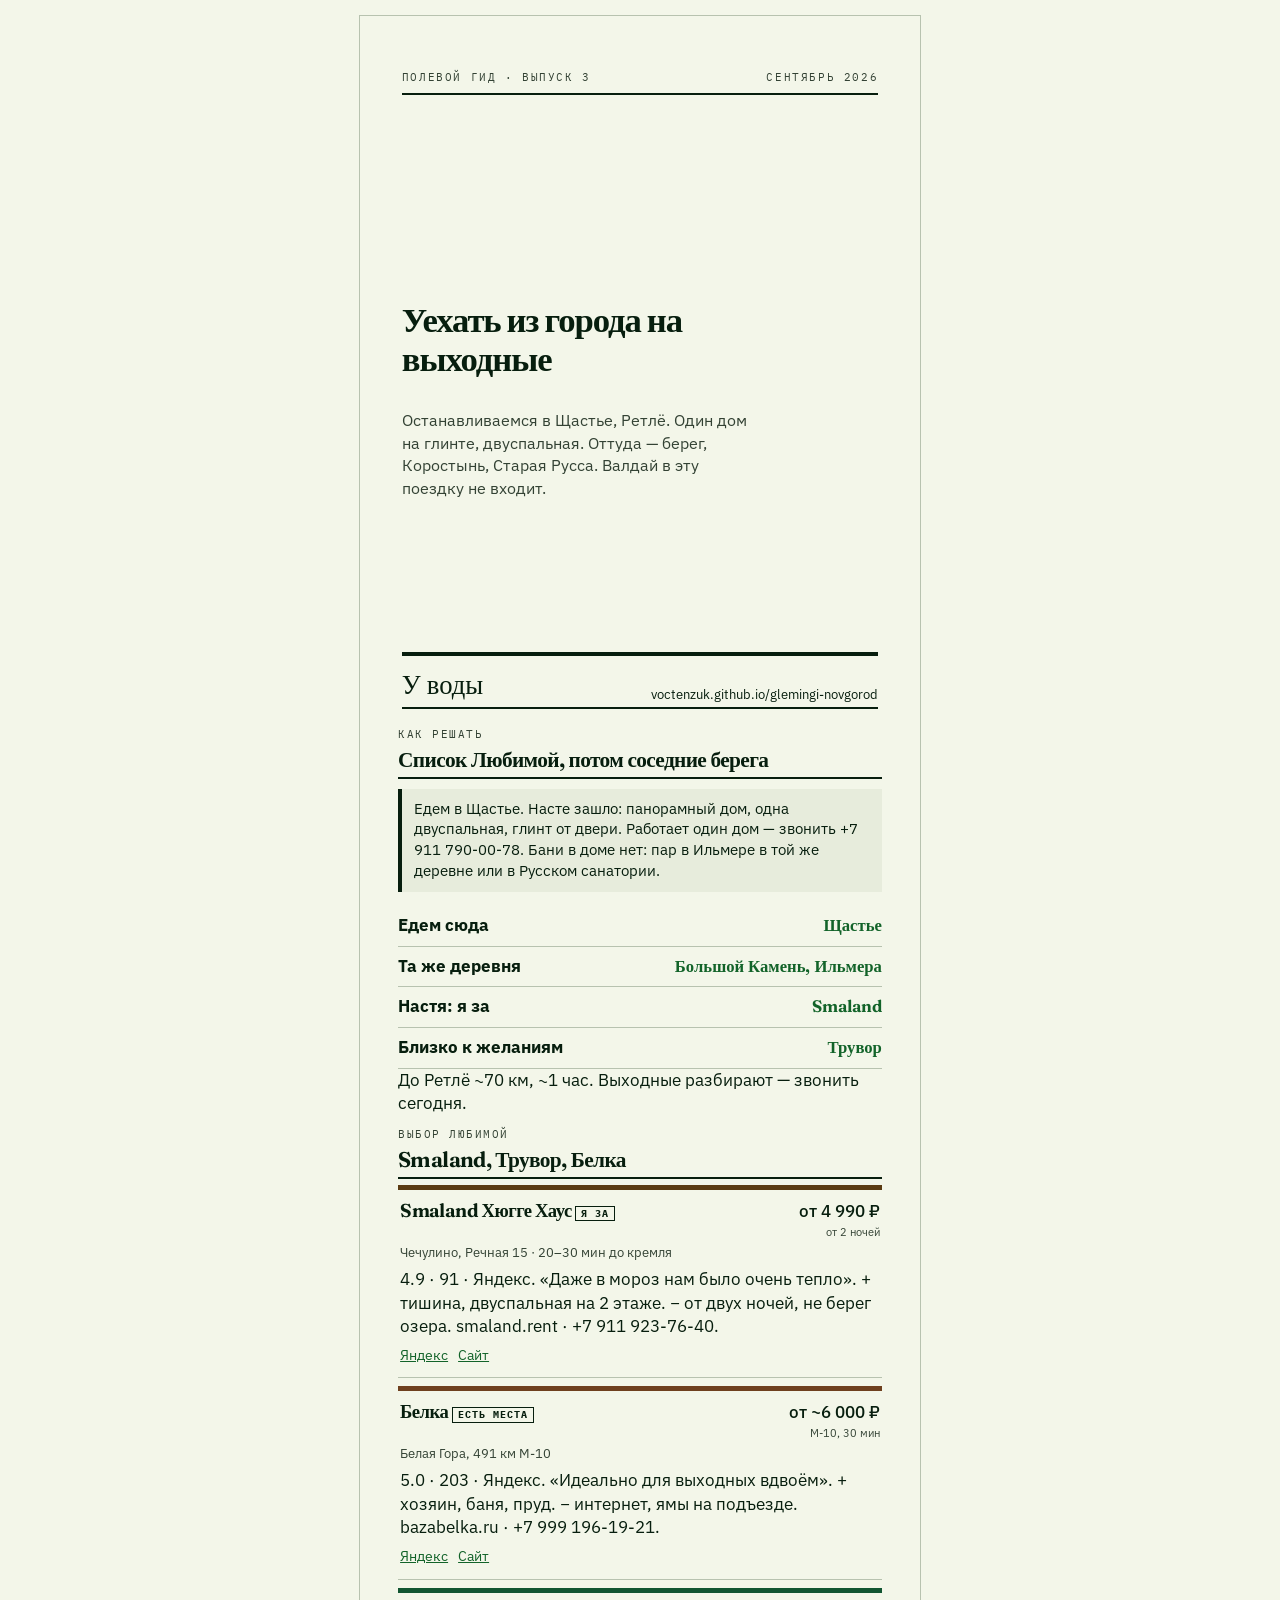
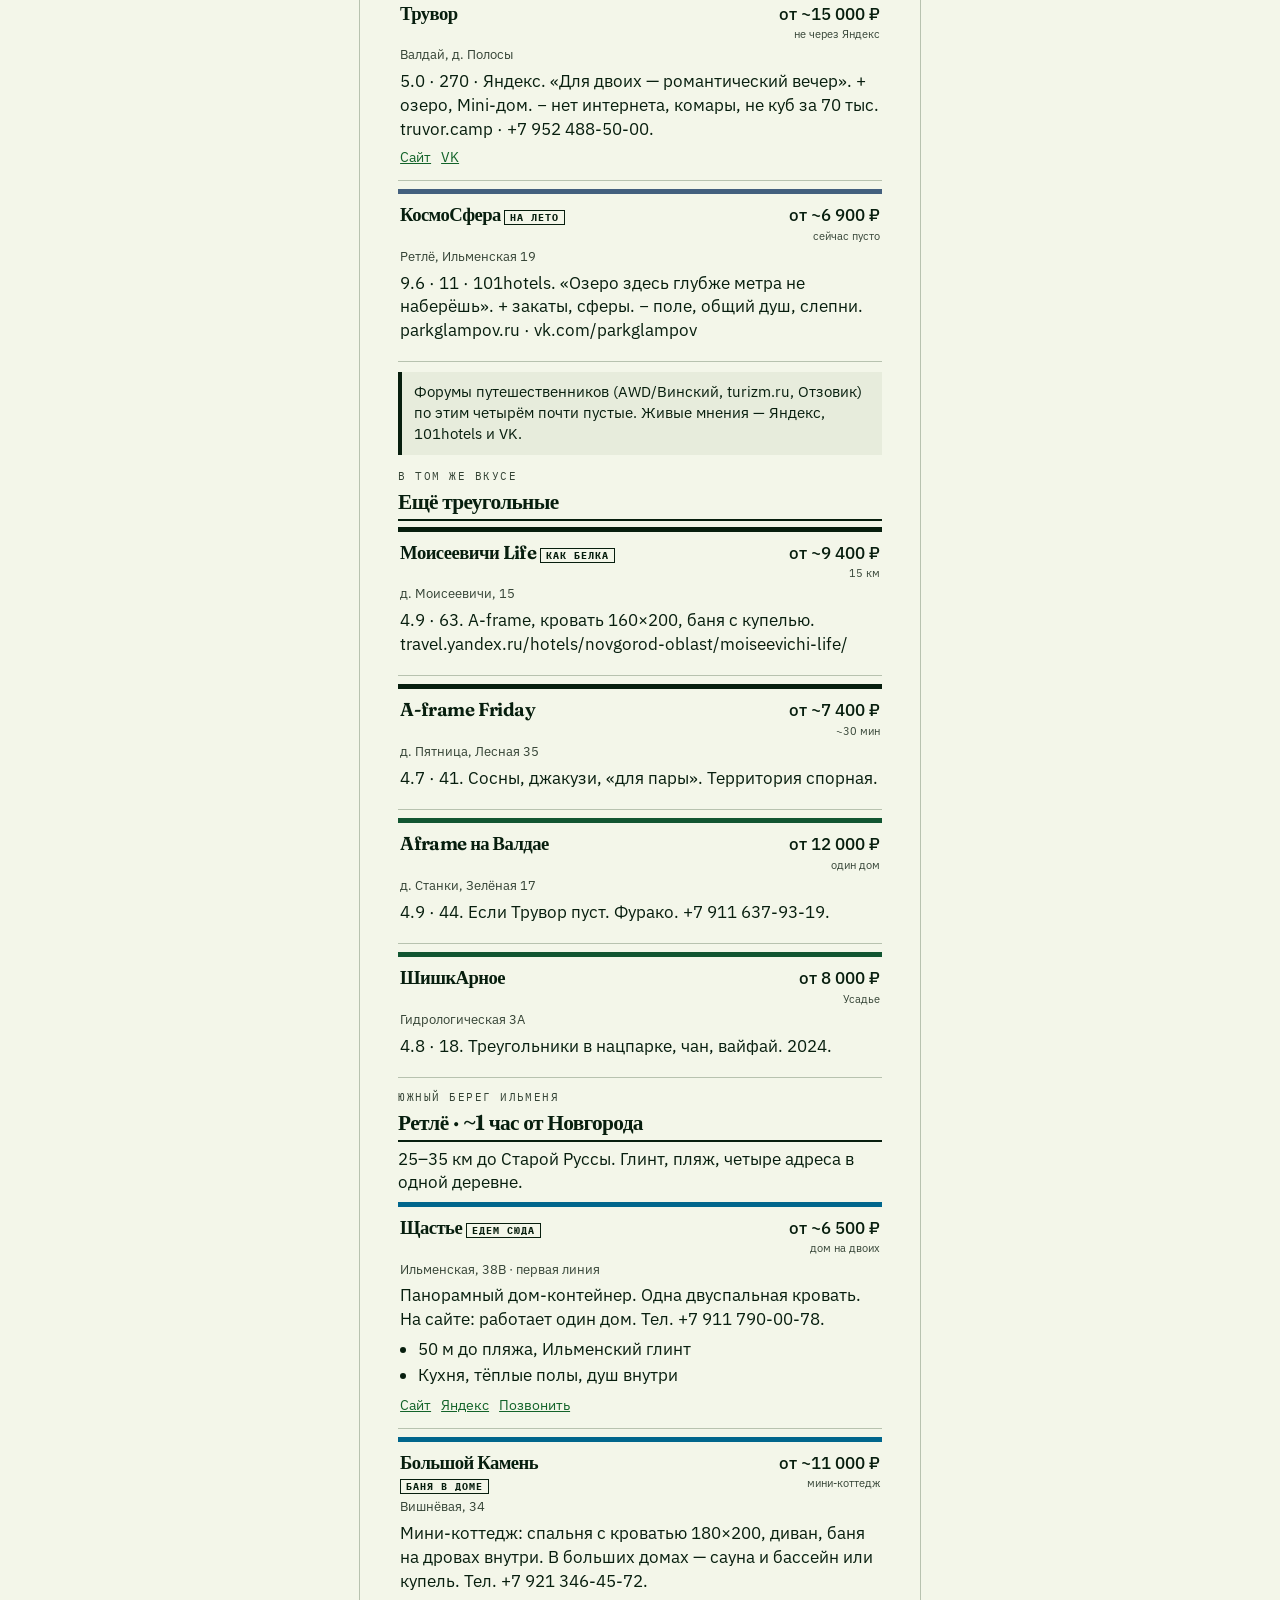
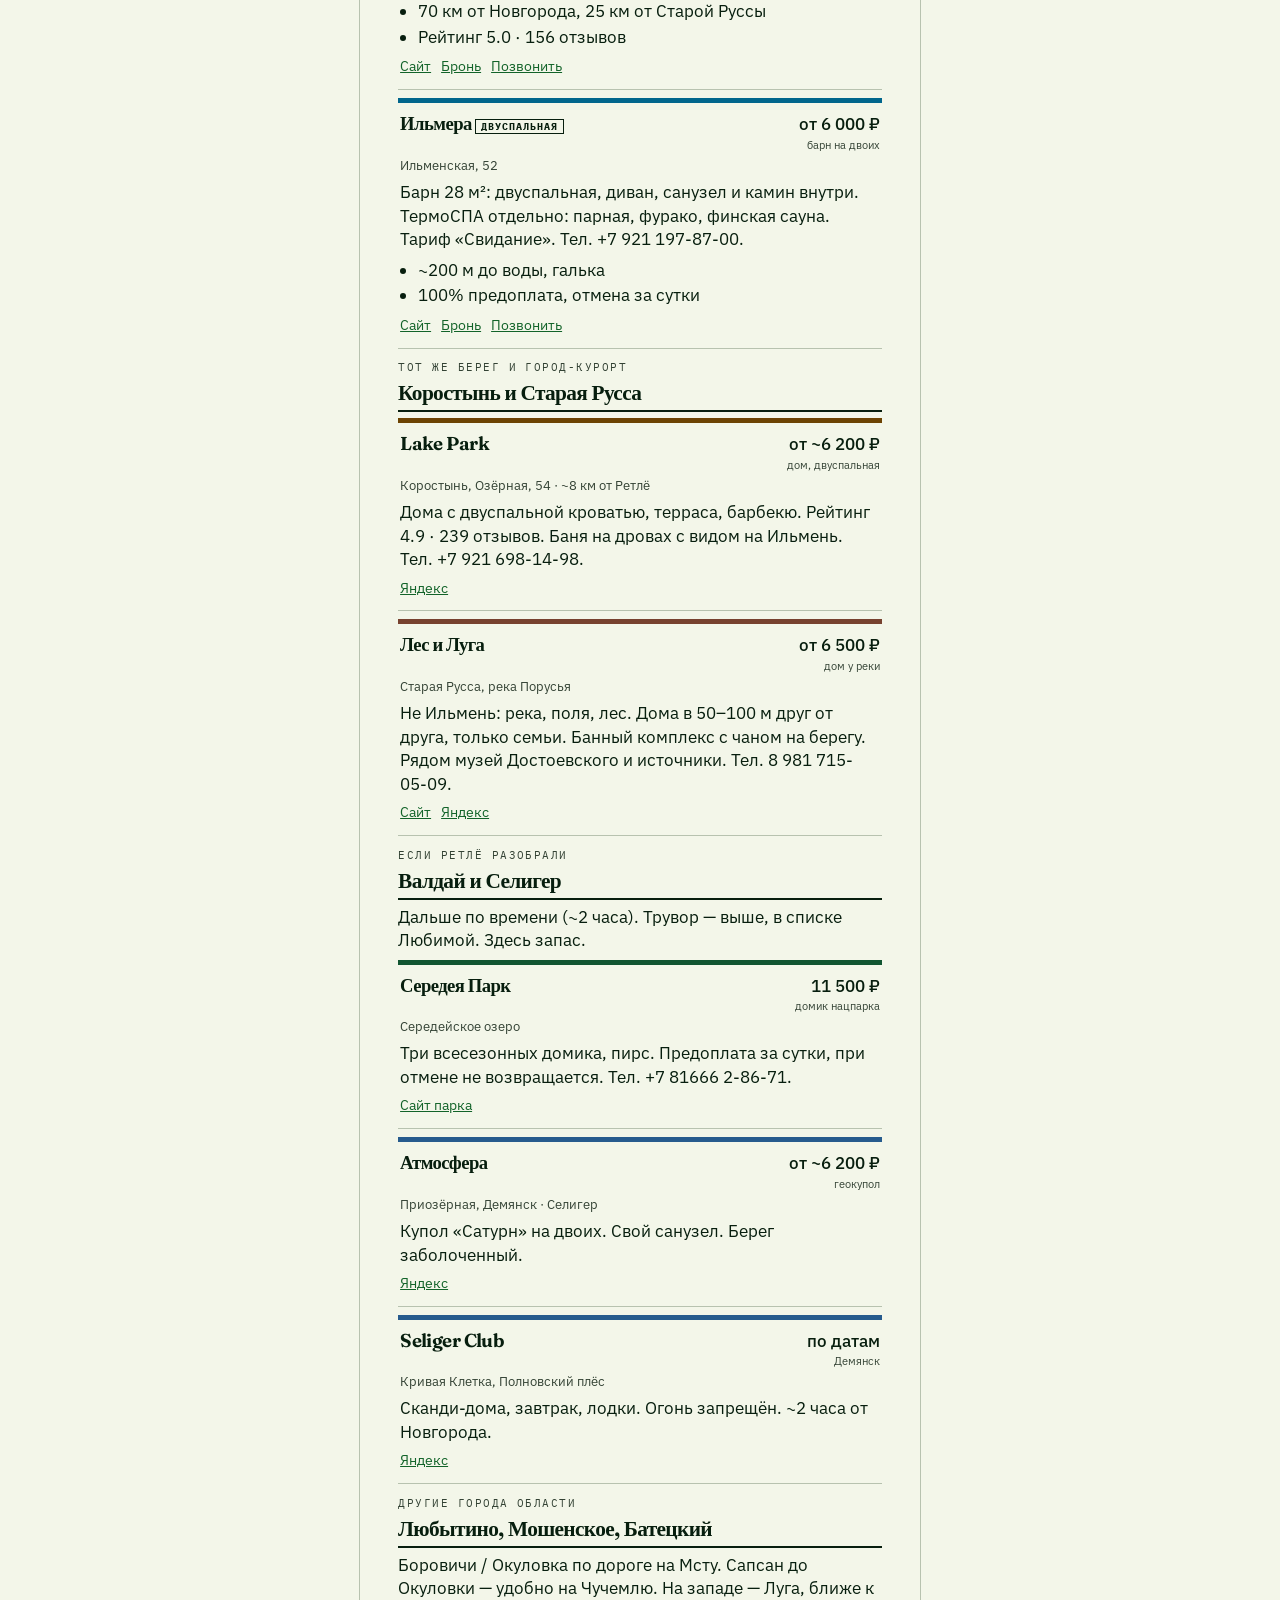
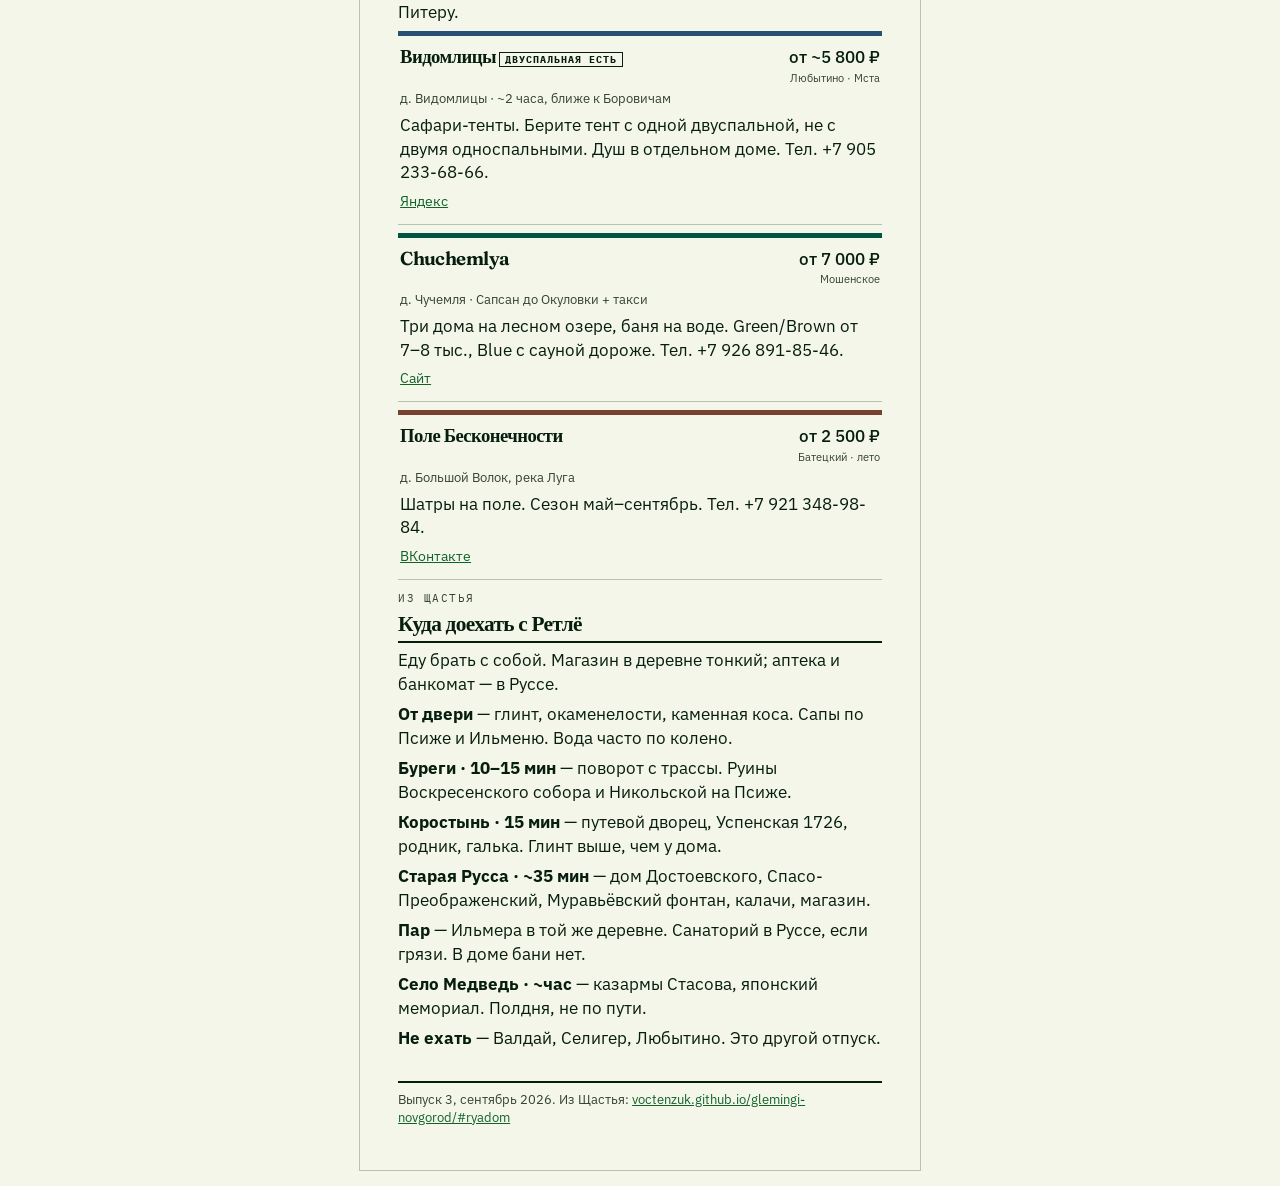
<file: print.html>
<!DOCTYPE html>
<html lang="ru">
<head>
  <meta charset="utf-8">
  <title>Уехать из Новгорода на выходные</title>
  <link rel="preconnect" href="https://fonts.googleapis.com">
  <link rel="preconnect" href="https://fonts.gstatic.com" crossorigin>
  <link href="https://fonts.googleapis.com/css2?family=Fraunces:opsz,wght@9..144,600;9..144,700&family=IBM+Plex+Mono:wght@400;500&family=IBM+Plex+Sans:wght@400;500&display=swap" rel="stylesheet">
  <style>
    :root {
      --paper: oklch(96.8% 0.018 118);
      --ink: oklch(21% 0.042 152);
      --muted: oklch(36% 0.03 148);
      --rule: oklch(80% 0.028 132);
      --accent: oklch(44% 0.118 148);
      --ilmen: oklch(48% 0.1 232);
      --korostyn: oklch(42% 0.09 70);
      --russa: oklch(44% 0.08 40);
      --valdai: oklch(40% 0.09 155);
      --seliger: oklch(46% 0.1 250);
      --display: "Fraunces", Palatino, serif;
      --body: "IBM Plex Sans", sans-serif;
      --mono: "IBM Plex Mono", ui-monospace, monospace;
    }
    * { box-sizing: border-box; }
    html, body {
      margin: 0;
      background: var(--paper);
      color: var(--ink);
      font-family: var(--body);
      font-size: 12.5pt;
      line-height: 1.42;
      -webkit-print-color-adjust: exact;
      print-color-adjust: exact;
    }
    @page { size: A5; margin: 10mm 10mm 14mm 10mm; }
    h1, h2, h3 { font-family: var(--display); font-style: normal; font-weight: 650; letter-spacing: -0.03em; line-height: 1.12; margin: 0; }
    p { margin: 0 0 0.4em; }
    a { color: var(--accent); }
    .cover { min-height: 178mm; display: flex; flex-direction: column; justify-content: space-between; padding: 4mm 1mm 6mm; page-break-after: always; }
    .cover__meta { font-family: var(--mono); font-size: 8.5pt; letter-spacing: 0.14em; text-transform: uppercase; color: var(--muted); display: flex; justify-content: space-between; border-bottom: 2px solid var(--ink); padding-bottom: 8px; }
    .cover h1 { font-size: 26pt; max-width: 12ch; margin-top: 16mm; }
    .cover__lede { max-width: 36ch; font-size: 12pt; color: var(--muted); margin-top: 8mm; }
    .cover__foot { display: flex; justify-content: space-between; align-items: end; border-top: 4px solid var(--ink); box-shadow: 0 3px 0 var(--paper), 0 5px 0 var(--ink); padding-top: 10px; font-size: 10pt; }
    .cover__mark { font-family: var(--display); font-size: 20pt; }
    .kicker { font-family: var(--mono); font-size: 8pt; letter-spacing: 0.14em; text-transform: uppercase; color: var(--muted); margin-bottom: 6px; }
    h2 { font-size: 16pt; margin-bottom: 6px; padding-bottom: 5px; border-bottom: 2px solid var(--ink); }
    .picks a { display: grid; grid-template-columns: 1fr auto; gap: 8px; padding: 8px 0; border-bottom: 1px solid var(--rule); text-decoration: none; color: var(--ink); }
    .picks a span { color: var(--accent); font-family: var(--display); font-weight: 650; }
    .note-box { background: oklch(93.4% 0.022 120); padding: 10px 12px; margin: 10px 0 14px; border-left: 4px solid var(--ink); font-size: 11pt; }
    .card { break-inside: avoid; page-break-inside: avoid; border-top: 5px solid var(--swatch, var(--ink)); padding: 10px 2px 12px; margin: 0 0 8px; border-bottom: 1px solid var(--rule); }
    .card.retlyo { --swatch: var(--ilmen); }
    .card.korostyn { --swatch: var(--korostyn); }
    .card.russa { --swatch: var(--russa); }
    .card.valdai { --swatch: var(--valdai); }
    .card.seliger { --swatch: var(--seliger); }
    .card__top { display: flex; justify-content: space-between; gap: 10px; align-items: baseline; }
    .card h3 { font-size: 14pt; max-width: 18ch; }
    .price { text-align: right; font-variant-numeric: tabular-nums; font-weight: 500; white-space: nowrap; }
    .price small { display: block; color: var(--muted); font-weight: 400; font-size: 8.5pt; }
    .place { color: var(--muted); font-size: 10pt; margin: 3px 0 6px; }
    .facts { margin: 0 0 8px; padding-left: 1.1em; }
    .facts li { margin: 0 0 2px; }
    .links { display: flex; flex-wrap: wrap; gap: 6px 10px; font-size: 10.5pt; }
    .badge { display: inline-block; font-family: var(--mono); font-size: 7.5pt; letter-spacing: 0.1em; text-transform: uppercase; border: 1px solid var(--ink); padding: 1px 5px; margin-right: 4px; }
    .cluster-head { break-after: avoid; margin-top: 3mm; }
    #retlyo { page-break-before: always; break-before: page; }
    .colophon { margin-top: 8mm; padding-top: 8px; border-top: 2px solid var(--ink); font-size: 9.5pt; color: var(--muted); }
    @media screen { body { max-width: 148mm; margin: 16px auto; padding: 10mm; box-shadow: 0 0 0 1px var(--rule); } }
  </style>
</head>
<body>
  <section class="cover">
    <div class="cover__meta">
      <span>Полевой гид · выпуск 3</span>
      <span>Сентябрь 2026</span>
    </div>
    <div>
      <h1>Уехать из города на выходные</h1>
      <p class="cover__lede">Останавливаемся в Щастье, Ретлё. Один дом на глинте, двуспальная. Оттуда — берег, Коростынь, Старая Русса. Валдай в эту поездку не входит.</p>
    </div>
    <div class="cover__foot">
      <div class="cover__mark">У воды</div>
      <div>voctenzuk.github.io/glemingi-novgorod</div>
    </div>
  </section>

  <section>
    <div class="kicker">Как решать</div>
    <h2>Список Любимой, потом соседние берега</h2>
    <div class="note-box">Едем в Щастье. Насте зашло: панорамный дом, одна двуспальная, глинт от двери. Работает один дом — звонить +7 911 790-00-78. Бани в доме нет: пар в Ильмере в той же деревне или в Русском санатории.</div>
    <div class="picks">
      <a href="#shaste"><strong>Едем сюда</strong><span>Щастье</span></a>
      <a href="#retlyo"><strong>Та же деревня</strong><span>Большой Камень, Ильмера</span></a>
      <a href="#smaland"><strong>Настя: я за</strong><span>Smaland</span></a>
      <a href="#truvor"><strong>Близко к желаниям</strong><span>Трувор</span></a>
    </div>
    <p>До Ретлё ~70 км, ~1 час. Выходные разбирают — звонить сегодня.</p>
  </section>

  <section>
    <div class="cluster-head">
      <div class="kicker">Выбор Любимой</div>
      <h2>Smaland, Трувор, Белка</h2>
    </div>
    <article class="card" id="smaland" style="--swatch: oklch(38% 0.07 70)">
      <div class="card__top">
        <h3>Smaland Хюгге Хаус <span class="badge">я за</span></h3>
        <div class="price">от 4 990 ₽<small>от 2 ночей</small></div>
      </div>
      <p class="place">Чечулино, Речная 15 · 20–30 мин до кремля</p>
      <p>4.9 · 91 · Яндекс. «Даже в мороз нам было очень тепло». + тишина, двуспальная на 2 этаже. − от двух ночей, не берег озера. smaland.rent · +7 911 923-76-40.</p>
      <div class="links">
        <a href="https://travel.yandex.ru/hotels/novgorod-oblast/smaland-khiugge-khaus/">Яндекс</a>
        <a href="https://smaland.rent/">Сайт</a>
      </div>
    </article>
    <article class="card" id="belka" style="--swatch: oklch(42% 0.08 55)">
      <div class="card__top">
        <h3>Белка <span class="badge">есть места</span></h3>
        <div class="price">от ~6 000 ₽<small>М-10, 30 мин</small></div>
      </div>
      <p class="place">Белая Гора, 491 км М-10</p>
      <p>5.0 · 203 · Яндекс. «Идеально для выходных вдвоём». + хозяин, баня, пруд. − интернет, ямы на подъезде. bazabelka.ru · +7 999 196-19-21.</p>
      <div class="links">
        <a href="https://travel.yandex.ru/hotels/novgorod-oblast/belka/">Яндекс</a>
        <a href="https://bazabelka.ru/">Сайт</a>
      </div>
    </article>
    <article class="card valdai" id="truvor">
      <div class="card__top">
        <h3>Трувор</h3>
        <div class="price">от ~15 000 ₽<small>не через Яндекс</small></div>
      </div>
      <p class="place">Валдай, д. Полосы</p>
      <p>5.0 · 270 · Яндекс. «Для двоих — романтический вечер». + озеро, Mini-дом. − нет интернета, комары, не куб за 70 тыс. truvor.camp · +7 952 488-50-00.</p>
      <div class="links">
        <a href="https://truvor.camp/">Сайт</a>
        <a href="https://vk.com/truvorglamping">VK</a>
      </div>
    </article>
    <article class="card" id="kosmosfera" style="--swatch: oklch(48% 0.06 250)">
      <div class="card__top">
        <h3>КосмоСфера <span class="badge">на лето</span></h3>
        <div class="price">от ~6 900 ₽<small>сейчас пусто</small></div>
      </div>
      <p class="place">Ретлё, Ильменская 19</p>
      <p>9.6 · 11 · 101hotels. «Озеро здесь глубже метра не наберёшь». + закаты, сферы. − поле, общий душ, слепни. parkglampov.ru · vk.com/parkglampov</p>
    </article>
    <div class="note-box">Форумы путешественников (AWD/Винский, turizm.ru, Отзовик) по этим четырём почти пустые. Живые мнения — Яндекс, 101hotels и VK.</div>
  </section>

  <section>
    <div class="cluster-head">
      <div class="kicker">В том же вкусе</div>
      <h2>Ещё треугольные</h2>
    </div>
    <article class="card">
      <div class="card__top">
        <h3>Моисеевичи Life <span class="badge">как Белка</span></h3>
        <div class="price">от ~9 400 ₽<small>15 км</small></div>
      </div>
      <p class="place">д. Моисеевичи, 15</p>
      <p>4.9 · 63. A-frame, кровать 160×200, баня с купелью. travel.yandex.ru/hotels/novgorod-oblast/moiseevichi-life/</p>
    </article>
    <article class="card">
      <div class="card__top">
        <h3>A-frame Friday</h3>
        <div class="price">от ~7 400 ₽<small>~30 мин</small></div>
      </div>
      <p class="place">д. Пятница, Лесная 35</p>
      <p>4.7 · 41. Сосны, джакузи, «для пары». Территория спорная.</p>
    </article>
    <article class="card valdai">
      <div class="card__top">
        <h3>Aframe на Валдае</h3>
        <div class="price">от 12 000 ₽<small>один дом</small></div>
      </div>
      <p class="place">д. Станки, Зелёная 17</p>
      <p>4.9 · 44. Если Трувор пуст. Фурако. +7 911 637-93-19.</p>
    </article>
    <article class="card valdai">
      <div class="card__top">
        <h3>ШишкАрное</h3>
        <div class="price">от 8 000 ₽<small>Усадье</small></div>
      </div>
      <p class="place">Гидрологическая 3А</p>
      <p>4.8 · 18. Треугольники в нацпарке, чан, вайфай. 2024.</p>
    </article>
  </section>

  <section id="retlyo">
    <div class="cluster-head">
      <div class="kicker">Южный берег Ильменя</div>
      <h2>Ретлё · ~1 час от Новгорода</h2>
      <p>25–35 км до Старой Руссы. Глинт, пляж, четыре адреса в одной деревне.</p>
    </div>

    <article class="card retlyo" id="shaste">
      <div class="card__top">
        <h3>Щастье <span class="badge">едем сюда</span></h3>
        <div class="price">от ~6 500 ₽<small>дом на двоих</small></div>
      </div>
      <p class="place">Ильменская, 38В · первая линия</p>
      <p>Панорамный дом-контейнер. Одна двуспальная кровать. На сайте: работает один дом. Тел. +7 911 790-00-78.</p>
      <ul class="facts">
        <li>50 м до пляжа, Ильменский глинт</li>
        <li>Кухня, тёплые полы, душ внутри</li>
      </ul>
      <div class="links">
        <a href="https://xn--80ak9ae6av.xn--p1acf/">Сайт</a>
        <a href="https://travel.yandex.ru/hotels/novgorod-oblast/shchaste/">Яндекс</a>
        <a href="tel:+79117900078">Позвонить</a>
      </div>
    </article>

    <article class="card retlyo" id="kamen">
      <div class="card__top">
        <h3>Большой Камень <span class="badge">баня в доме</span></h3>
        <div class="price">от ~11 000 ₽<small>мини-коттедж</small></div>
      </div>
      <p class="place">Вишнёвая, 34</p>
      <p>Мини-коттедж: спальня с кроватью 180×200, диван, баня на дровах внутри. В больших домах — сауна и бассейн или купель. Тел. +7 921 346-45-72.</p>
      <ul class="facts">
        <li>70 км от Новгорода, 25 км от Старой Руссы</li>
        <li>Рейтинг 5.0 · 156 отзывов</li>
      </ul>
      <div class="links">
        <a href="https://bolshoj-kamen.ru/">Сайт</a>
        <a href="https://bolshoj-kamen.ru/booking">Бронь</a>
        <a href="tel:+79213464572">Позвонить</a>
      </div>
    </article>

    <article class="card retlyo" id="ilmera">
      <div class="card__top">
        <h3>Ильмера <span class="badge">двуспальная</span></h3>
        <div class="price">от 6 000 ₽<small>барн на двоих</small></div>
      </div>
      <p class="place">Ильменская, 52</p>
      <p>Барн 28 м²: двуспальная, диван, санузел и камин внутри. ТермоСПА отдельно: парная, фурако, финская сауна. Тариф «Свидание». Тел. +7 921 197-87-00.</p>
      <ul class="facts">
        <li>~200 м до воды, галька</li>
        <li>100% предоплата, отмена за сутки</li>
      </ul>
      <div class="links">
        <a href="https://ilmerapark.ru/">Сайт</a>
        <a href="https://ilmerapark.ru/booking">Бронь</a>
        <a href="tel:+79211978700">Позвонить</a>
      </div>
    </article>
  </section>

  <section>
    <div class="cluster-head">
      <div class="kicker">Тот же берег и город-курорт</div>
      <h2>Коростынь и Старая Русса</h2>
    </div>

    <article class="card korostyn" id="lakepark">
      <div class="card__top">
        <h3>Lake Park</h3>
        <div class="price">от ~6 200 ₽<small>дом, двуспальная</small></div>
      </div>
      <p class="place">Коростынь, Озёрная, 54 · ~8 км от Ретлё</p>
      <p>Дома с двуспальной кроватью, терраса, барбекю. Рейтинг 4.9 · 239 отзывов. Баня на дровах с видом на Ильмень. Тел. +7 921 698-14-98.</p>
      <div class="links">
        <a href="https://travel.yandex.ru/hotels/novgorod-oblast/baza-otdykha-lake-park/">Яндекс</a>
      </div>
    </article>

    <article class="card russa" id="lesiluga">
      <div class="card__top">
        <h3>Лес и Луга</h3>
        <div class="price">от 6 500 ₽<small>дом у реки</small></div>
      </div>
      <p class="place">Старая Русса, река Порусья</p>
      <p>Не Ильмень: река, поля, лес. Дома в 50–100 м друг от друга, только семьи. Банный комплекс с чаном на берегу. Рядом музей Достоевского и источники. Тел. 8 981 715-05-09.</p>
      <div class="links">
        <a href="https://les-i-luga.ru/">Сайт</a>
        <a href="https://travel.yandex.ru/hotels/novgorod-oblast/les-i-luga/">Яндекс</a>
      </div>
    </article>
  </section>

  <section>
    <div class="cluster-head">
      <div class="kicker">Если Ретлё разобрали</div>
      <h2>Валдай и Селигер</h2>
      <p>Дальше по времени (~2 часа). Трувор — выше, в списке Любимой. Здесь запас.</p>
    </div>

    <article class="card valdai">
      <div class="card__top">
        <h3>Середея Парк</h3>
        <div class="price">11 500 ₽<small>домик нацпарка</small></div>
      </div>
      <p class="place">Середейское озеро</p>
      <p>Три всесезонных домика, пирс. Предоплата за сутки, при отмене не возвращается. Тел. +7 81666 2-86-71.</p>
      <div class="links">
        <a href="https://www.valdaypark.ru/accommodation/glamping">Сайт парка</a>
      </div>
    </article>

    <article class="card seliger">
      <div class="card__top">
        <h3>Атмосфера</h3>
        <div class="price">от ~6 200 ₽<small>геокупол</small></div>
      </div>
      <p class="place">Приозёрная, Демянск · Селигер</p>
      <p>Купол «Сатурн» на двоих. Свой санузел. Берег заболоченный.</p>
      <div class="links">
        <a href="https://travel.yandex.ru/hotels/novgorod-oblast/glemping-atmosfera-seliger/">Яндекс</a>
      </div>
    </article>

    <article class="card seliger">
      <div class="card__top">
        <h3>Seliger Club</h3>
        <div class="price">по датам<small>Демянск</small></div>
      </div>
      <p class="place">Кривая Клетка, Полновский плёс</p>
      <p>Сканди-дома, завтрак, лодки. Огонь запрещён. ~2 часа от Новгорода.</p>
      <div class="links">
        <a href="https://travel.yandex.ru/hotels/novgorod-oblast/seliger-klub/">Яндекс</a>
      </div>
    </article>
  </section>

  <section>
    <div class="cluster-head">
      <div class="kicker">Другие города области</div>
      <h2>Любытино, Мошенское, Батецкий</h2>
      <p>Боровичи / Окуловка по дороге на Мсту. Сапсан до Окуловки — удобно на Чучемлю. На западе — Луга, ближе к Питеру.</p>
    </div>

    <article class="card" id="vidomlicy" style="--swatch: oklch(42% 0.08 250)">
      <div class="card__top">
        <h3>Видомлицы <span class="badge">двуспальная есть</span></h3>
        <div class="price">от ~5 800 ₽<small>Любытино · Мста</small></div>
      </div>
      <p class="place">д. Видомлицы · ~2 часа, ближе к Боровичам</p>
      <p>Сафари-тенты. Берите тент с одной двуспальной, не с двумя односпальными. Душ в отдельном доме. Тел. +7 905 233-68-66.</p>
      <div class="links">
        <a href="https://travel.yandex.ru/hotels/novgorod-oblast/glemping-vidomlitsy/">Яндекс</a>
      </div>
    </article>

    <article class="card" style="--swatch: oklch(40% 0.08 170)">
      <div class="card__top">
        <h3>Chuchemlya</h3>
        <div class="price">от 7 000 ₽<small>Мошенское</small></div>
      </div>
      <p class="place">д. Чучемля · Сапсан до Окуловки + такси</p>
      <p>Три дома на лесном озере, баня на воде. Green/Brown от 7–8 тыс., Blue с сауной дороже. Тел. +7 926 891-85-46.</p>
      <div class="links">
        <a href="https://chuchemlya.com/">Сайт</a>
      </div>
    </article>

    <article class="card" style="--swatch: oklch(44% 0.08 40)">
      <div class="card__top">
        <h3>Поле Бесконечности</h3>
        <div class="price">от 2 500 ₽<small>Батецкий · лето</small></div>
      </div>
      <p class="place">д. Большой Волок, река Луга</p>
      <p>Шатры на поле. Сезон май–сентябрь. Тел. +7 921 348-98-84.</p>
      <div class="links">
        <a href="https://vk.com/8glamp">ВКонтакте</a>
      </div>
    </article>

    <div class="cluster-head">
      <div class="kicker">Из Щастья</div>
      <h2>Куда доехать с Ретлё</h2>
    </div>
    <p>Еду брать с собой. Магазин в деревне тонкий; аптека и банкомат — в Руссе.</p>
    <p><strong>От двери</strong> — глинт, окаменелости, каменная коса. Сапы по Псиже и Ильменю. Вода часто по колено.</p>
    <p><strong>Буреги · 10–15 мин</strong> — поворот с трассы. Руины Воскресенского собора и Никольской на Псиже.</p>
    <p><strong>Коростынь · 15 мин</strong> — путевой дворец, Успенская 1726, родник, галька. Глинт выше, чем у дома.</p>
    <p><strong>Старая Русса · ~35 мин</strong> — дом Достоевского, Спасо-Преображенский, Муравьёвский фонтан, калачи, магазин.</p>
    <p><strong>Пар</strong> — Ильмера в той же деревне. Санаторий в Руссе, если грязи. В доме бани нет.</p>
    <p><strong>Село Медведь · ~час</strong> — казармы Стасова, японский мемориал. Полдня, не по пути.</p>
    <p><strong>Не ехать</strong> — Валдай, Селигер, Любытино. Это другой отпуск.</p>

    <div class="colophon">
      <p>Выпуск 3, сентябрь 2026. Из Щастья: <a href="https://voctenzuk.github.io/glemingi-novgorod/#ryadom">voctenzuk.github.io/glemingi-novgorod/#ryadom</a></p>
    </div>
  </section>
</body>
</html>
</file>
<file: tokens.css>
/* Hallmark · portable tokens · theme: Garden · paper-band: light · display-style: high-contrast-serif · accent-hue: chromatic-other (leaf) */
:root {
  --color-paper: oklch(96.8% 0.018 118);
  --color-paper-2: oklch(93.4% 0.022 120);
  --color-paper-3: oklch(88.8% 0.032 128);
  --color-rule: oklch(80% 0.028 132);
  --color-rule-2: oklch(72% 0.03 138);
  --color-neutral: oklch(48% 0.032 142);
  --color-muted: oklch(36% 0.03 148);
  --color-ink: oklch(21% 0.042 152);
  --color-accent: oklch(44% 0.118 148);
  --color-accent-ink: oklch(97% 0.012 118);
  --color-focus: oklch(48% 0.16 148);
  --color-water: oklch(52% 0.07 232);
  --color-water-2: oklch(72% 0.05 220);
  --color-pine: oklch(38% 0.07 150);
  --color-sand: oklch(86% 0.04 85);

  --cluster-novgorod: oklch(42% 0.09 70);
  --cluster-ilmen: oklch(48% 0.1 232);
  --cluster-valdai: oklch(40% 0.09 155);
  --cluster-seliger: oklch(46% 0.1 250);
  --cluster-far: oklch(44% 0.08 40);

  --font-display: "Fraunces", "Iowan Old Style", "Palatino Linotype", Palatino, serif;
  --font-body: "IBM Plex Sans", ui-sans-serif, sans-serif;
  --font-outlier: "IBM Plex Mono", ui-monospace, monospace;

  --text-xs: 0.75rem;
  --text-sm: 0.8125rem;
  --text-base: 1.0625rem;
  --text-md: 1.25rem;
  --text-lg: 1.5625rem;
  --text-xl: 1.9531rem;
  --text-2xl: 2.4414rem;
  --text-3xl: 3.0518rem;
  --text-display: clamp(2.4rem, 4.2vw + 1rem, 4.6rem);
  --text-display-s: clamp(1.8rem, 2.6vw + 0.8rem, 3rem);

  --space-3xs: 0.125rem;
  --space-2xs: 0.25rem;
  --space-xs: 0.5rem;
  --space-sm: 0.75rem;
  --space-md: 1rem;
  --space-lg: 1.5rem;
  --space-xl: 2.5rem;
  --space-2xl: 4rem;
  --space-3xl: 6rem;

  --radius-sm: 2px;
  --rule: 1px;

  --ease-out: cubic-bezier(0.16, 1, 0.3, 1);
  --ease-in: cubic-bezier(0.7, 0, 0.84, 0);
  --ease-in-out: cubic-bezier(0.65, 0, 0.35, 1);
  --dur-micro: 120ms;
  --dur-short: 220ms;
  --dur-long: 420ms;

  --z-base: 1;
  --z-raised: 10;
  --z-sticky: 200;
  --z-modal: 400;

  --shadow-whisper: 0 1px 2px oklch(21% 0.04 152 / 0.06);
}
</file>
<file: styles.css>
/* Hallmark · pre-emit critique: P4 H5 E4 S5 R4 V4
 * Hallmark · genre: editorial · macrostructure: Catalogue · theme: Garden
 * tone: editorial field-guide · anchor hue: 148 (leaf)
 * enrichment: none (typography + SVG atlas) · nav: N6 · footer: Ft4
 * audience: friends planning a Novgorod weekend · use: pick a place, open booking
 */
html, body { overflow-x: clip; }
*, *::before, *::after { box-sizing: border-box; }

html {
  background: var(--color-paper);
  color: var(--color-ink);
}

body {
  margin: 0;
  font-family: var(--font-body);
  font-size: var(--text-base);
  font-weight: 400;
  line-height: 1.55;
  background:
    radial-gradient(1200px 480px at 8% -10%, oklch(92% 0.04 130 / 0.7), transparent 60%),
    var(--color-paper);
  min-height: 100%;
}

img, svg { max-width: 100%; display: block; }
button, a { font: inherit; }
button { cursor: pointer; }
h1, h2, h3, h4 {
  font-family: var(--font-display);
  font-style: normal;
  font-weight: 620;
  letter-spacing: -0.03em;
  line-height: 1.12;
  margin: 0;
}
p { margin: 0; }

a {
  color: var(--color-accent);
  text-underline-offset: 0.18em;
}
a:hover { color: var(--color-ink); }
:focus-visible {
  outline: 3px solid var(--color-focus);
  outline-offset: 3px;
}

.wrap {
  width: min(1120px, calc(100% - 2 * var(--space-lg)));
  margin-inline: auto;
}

/* N6 masthead */
.mast {
  border-bottom: 2px solid var(--color-ink);
  padding-block: var(--space-md) var(--space-sm);
  background: var(--color-paper);
}
.mast__meta {
  display: flex;
  justify-content: space-between;
  gap: var(--space-md);
  font-family: var(--font-outlier);
  font-size: var(--text-xs);
  letter-spacing: 0.12em;
  text-transform: uppercase;
  color: var(--color-muted);
}
.mast__wordmark {
  font-family: var(--font-display);
  font-size: clamp(1.6rem, 3vw + 0.6rem, 2.6rem);
  font-weight: 650;
  letter-spacing: -0.035em;
  line-height: 1.05;
  margin-top: var(--space-xs);
  color: var(--color-ink);
  text-decoration: none;
}
.mast__rule {
  height: 4px;
  background: var(--color-ink);
  margin-top: var(--space-xs);
  box-shadow: 0 3px 0 var(--color-paper), 0 4px 0 var(--color-ink);
}
.tabs {
  display: flex;
  gap: var(--space-lg);
  margin-top: var(--space-sm);
  font-family: var(--font-outlier);
  font-size: var(--text-xs);
  letter-spacing: 0.14em;
  text-transform: uppercase;
}
.tabs a {
  color: var(--color-muted);
  text-decoration: none;
  padding: 0.4rem 0;
  border-bottom: 2px solid transparent;
}
.tabs a[aria-current="page"] {
  color: var(--color-ink);
  border-bottom-color: var(--color-ink);
}
body[data-tab="nearby"] .panel-houses,
body[data-tab="spa"] .panel-houses { display: none; }
body[data-tab="houses"] .panel-nearby,
body[data-tab="spa"] .panel-nearby { display: none; }
body[data-tab="houses"] .panel-spa,
body[data-tab="nearby"] .panel-spa { display: none; }

.hero {
  padding-top: var(--space-2xl);
  padding-bottom: var(--space-xl);
  display: grid;
  grid-template-columns: minmax(0, 1.35fr) minmax(0, 0.85fr);
  gap: var(--space-xl);
  align-items: end;
}
.hero h1 {
  font-size: var(--text-display);
  max-width: 12ch;
  overflow-wrap: anywhere;
}
.hero__lede {
  margin-top: var(--space-lg);
  max-width: 42ch;
  color: var(--color-muted);
}
.hero__aside {
  border-left: var(--rule) solid var(--color-rule);
  padding-left: var(--space-lg);
  font-size: var(--text-sm);
  color: var(--color-muted);
}
.hero__aside strong {
  display: block;
  font-family: var(--font-display);
  font-size: var(--text-lg);
  font-weight: 620;
  color: var(--color-ink);
  margin-bottom: var(--space-xs);
}
.hero__picks {
  margin-top: var(--space-md);
  display: grid;
  gap: var(--space-2xs);
}
.hero__picks a { color: var(--color-ink); }

.atlas {
  margin-bottom: var(--space-2xl);
  background: var(--color-paper-2);
  border-top: var(--rule) solid var(--color-rule);
  border-bottom: var(--rule) solid var(--color-rule);
  padding-block: var(--space-xl);
}
.atlas__head {
  display: flex;
  justify-content: space-between;
  gap: var(--space-lg);
  align-items: baseline;
  margin-bottom: var(--space-lg);
}
.atlas__head h2 { font-size: var(--text-xl); }
.atlas__hint {
  font-size: var(--text-sm);
  color: var(--color-muted);
  max-width: 36ch;
}
.atlas__stage {
  position: relative;
  isolation: isolate;
}
.atlas svg { width: 100%; height: auto; }
.pin {
  position: absolute;
  transform: translate(-50%, -100%);
  min-height: 44px;
  min-width: 44px;
  padding: 0.45rem 0.7rem;
  border: var(--rule) solid var(--color-ink);
  background: var(--color-paper);
  color: var(--color-ink);
  font-size: var(--text-xs);
  letter-spacing: 0.04em;
  text-transform: uppercase;
  font-family: var(--font-outlier);
  box-shadow: 3px 3px 0 color-mix(in oklch, var(--color-ink) 18%, transparent);
}
.pin::before {
  content: "";
  position: absolute;
  left: 50%;
  bottom: -7px;
  width: 10px;
  height: 10px;
  background: inherit;
  border-right: var(--rule) solid var(--color-ink);
  border-bottom: var(--rule) solid var(--color-ink);
  transform: translateX(-50%) rotate(45deg);
}
.pin[aria-pressed="true"],
.pin:hover {
  background: var(--color-ink);
  color: var(--color-paper);
}
.pin[data-cluster="retlyo"] { --swatch: var(--cluster-ilmen); }
.pin[data-cluster="korostyn"] { --swatch: var(--cluster-novgorod); }
.pin[data-cluster="russa"] { --swatch: var(--cluster-far); }
.pin[data-cluster="valdai"] { --swatch: var(--cluster-valdai); }
.pin[data-cluster="seliger"] { --swatch: var(--cluster-seliger); }
.pin[data-cluster="lyubytino"] { --swatch: oklch(42% 0.08 250); }
.pin[data-cluster="moshenskoe"] { --swatch: oklch(40% 0.08 170); }
.pin { border-left: 5px solid var(--swatch, var(--color-ink)); }

.filters {
  position: sticky;
  top: 0;
  z-index: var(--z-sticky);
  background: color-mix(in oklch, var(--color-paper) 92%, transparent);
  backdrop-filter: blur(8px);
  border-bottom: var(--rule) solid var(--color-rule);
  padding-block: var(--space-sm);
}
.filters__row {
  display: flex;
  flex-wrap: wrap;
  gap: var(--space-xs);
  align-items: center;
}
.chip {
  min-height: 44px;
  padding: 0 0.9rem;
  border: var(--rule) solid var(--color-rule-2);
  background: var(--color-paper);
  color: var(--color-ink);
  border-radius: 999px;
}
.chip[aria-pressed="true"] {
  background: var(--color-ink);
  color: var(--color-paper);
  border-color: var(--color-ink);
}
.chip:hover { border-color: var(--color-ink); }
.count {
  margin-left: auto;
  font-family: var(--font-outlier);
  font-size: var(--text-xs);
  letter-spacing: 0.08em;
  text-transform: uppercase;
  color: var(--color-muted);
}

.catalogue {
  padding-block: var(--space-xl) var(--space-3xl);
  display: grid;
  grid-template-columns: repeat(12, minmax(0, 1fr));
  gap: var(--space-lg);
  align-items: start;
}
.card {
  grid-column: span 4;
  min-width: 0;
  scroll-margin-top: 5.5rem;
  background: var(--color-paper);
  border-top: 4px solid var(--swatch, var(--color-ink));
  padding: var(--space-lg) var(--space-md) var(--space-md);
  display: grid;
  gap: var(--space-sm);
  align-content: start;
}
.card[data-cluster="chechulino"] { --swatch: oklch(38% 0.07 70); }
.card[data-cluster="belaya-gora"] { --swatch: oklch(42% 0.08 55); }
.card[data-cluster="retlyo"] { --swatch: var(--cluster-ilmen); }
.card[data-cluster="korostyn"] { --swatch: var(--cluster-novgorod); }
.card[data-cluster="russa"] { --swatch: var(--cluster-far); }
.card[data-cluster="valdai"] { --swatch: var(--cluster-valdai); }
.card[data-cluster="seliger"] { --swatch: var(--cluster-seliger); }
.card[data-cluster="lyubytino"] { --swatch: oklch(42% 0.08 250); }
.card[data-cluster="moshenskoe"] { --swatch: oklch(40% 0.08 170); }
.card[data-cluster="batetsky"] { --swatch: var(--cluster-far); }
.card[data-cluster="moiseevichi"] { --swatch: oklch(40% 0.07 90); }
.card[data-cluster="pyatnitsa"] { --swatch: oklch(38% 0.07 160); }
.card[data-pick="yes"] {
  box-shadow: inset 0 0 0 1px var(--color-ink);
}
.card__badge {
  display: inline-block;
  font-family: var(--font-outlier);
  font-size: 0.68rem;
  letter-spacing: 0.1em;
  text-transform: uppercase;
  border: 1px solid var(--color-ink);
  padding: 0.2rem 0.45rem;
  margin-right: 0.35rem;
}
.card.is-hidden { display: none; }
.card__kicker {
  font-family: var(--font-outlier);
  font-size: var(--text-xs);
  letter-spacing: 0.14em;
  text-transform: uppercase;
  color: var(--swatch);
}
.card h3 {
  font-size: var(--text-lg);
  overflow-wrap: anywhere;
}
.card__place {
  font-size: var(--text-sm);
  color: var(--color-muted);
}
.rating {
  font-family: var(--font-outlier);
  font-size: var(--text-xs);
  letter-spacing: 0.1em;
  text-transform: uppercase;
  color: var(--color-muted);
}
.rating a {
  color: inherit;
  text-decoration: none;
  border-bottom: 1px solid var(--color-rule);
}
.rating a:hover { color: var(--color-accent); border-color: var(--color-accent); }
.clip {
  background: var(--color-paper-2);
  border-left: 3px solid var(--color-ink);
  padding: var(--space-sm) var(--space-md);
  display: grid;
  gap: var(--space-xs);
  min-width: 0;
}
.clip__label {
  font-family: var(--font-outlier);
  font-size: var(--text-xs);
  letter-spacing: 0.12em;
  text-transform: uppercase;
  font-style: normal;
  color: var(--color-muted);
}
.clip .quote { font-size: var(--text-base); }
.clip__tags {
  list-style: none;
  margin: 0;
  padding: 0;
  display: flex;
  flex-wrap: wrap;
  gap: var(--space-2xs);
}
.clip__tags li {
  font-size: var(--text-xs);
  font-family: var(--font-outlier);
  letter-spacing: 0.03em;
  padding: 0.2rem 0.45rem;
  border: 1px solid var(--color-rule);
  color: var(--color-ink);
}
.clip__tags li[data-polarity="plus"] {
  border-color: var(--color-accent);
  color: var(--color-accent);
}
.clip__tags li[data-polarity="minus"] {
  color: var(--color-muted);
}
.clip__more {
  font-size: var(--text-sm);
}
.quote {
  margin: 0;
  font-family: var(--font-display);
  font-size: var(--text-md);
  font-weight: 500;
  line-height: 1.3;
  color: var(--color-ink);
}
.quote footer {
  margin-top: var(--space-2xs);
  font-family: var(--font-outlier);
  font-size: var(--text-xs);
  letter-spacing: 0.08em;
  text-transform: uppercase;
  font-style: normal;
  color: var(--color-muted);
}
.voices {
  display: grid;
  grid-template-columns: minmax(0, 1fr) minmax(0, 1fr);
  gap: var(--space-sm);
}
.voices h4 {
  font-family: var(--font-outlier);
  font-size: var(--text-xs);
  letter-spacing: 0.12em;
  text-transform: uppercase;
  font-weight: 500;
  color: var(--color-muted);
  margin-bottom: 0.25rem;
}
.voices ul {
  margin: 0;
  padding-left: 1.1rem;
  display: grid;
  gap: 0.2rem;
}
.card__facts {
  list-style: none;
  margin: 0;
  padding: 0;
  display: grid;
  gap: 0.35rem;
  font-size: var(--text-sm);
}
.card__facts li {
  display: grid;
  grid-template-columns: 16px 1fr;
  gap: var(--space-xs);
  align-items: start;
}
.card__facts svg {
  width: 16px;
  height: 16px;
  margin-top: 0.15rem;
  flex-shrink: 0;
  stroke: var(--color-ink);
  fill: none;
  stroke-width: 1.8;
  stroke-linecap: round;
  stroke-linejoin: round;
}
.card__price {
  font-variant-numeric: tabular-nums;
  font-size: var(--text-md);
  font-weight: 500;
}
.card__price span {
  display: block;
  font-size: var(--text-xs);
  color: var(--color-muted);
  font-weight: 400;
}
.card__actions {
  display: flex;
  flex-wrap: wrap;
  gap: var(--space-xs);
  margin-top: var(--space-2xs);
}
.btn {
  min-height: 44px;
  padding: 0 0.95rem;
  display: inline-flex;
  align-items: center;
  justify-content: center;
  border: var(--rule) solid var(--color-ink);
  background: transparent;
  color: var(--color-ink);
  text-decoration: none;
}
.btn:hover, .btn:active { background: var(--color-ink); color: var(--color-paper); }
.btn--solid { background: var(--color-ink); color: var(--color-paper); }
.btn--solid:hover { background: var(--color-accent); border-color: var(--color-accent); color: var(--color-accent-ink); }
.more { display: none; }
.card.is-open .more { display: block; }
.more__inner {
  padding-top: var(--space-sm);
  border-top: var(--rule) solid var(--color-rule);
  font-size: var(--text-sm);
  color: var(--color-muted);
  display: grid;
  gap: var(--space-xs);
}
.more__inner a { color: var(--color-accent); }

.empty {
  grid-column: 1 / -1;
  padding: var(--space-2xl) 0;
  color: var(--color-muted);
  display: none;
}
.empty.is-on { display: block; }

.nearby {
  padding-block: var(--space-xl) var(--space-3xl);
}
.nearby__intro {
  max-width: 46ch;
  color: var(--color-muted);
  margin-bottom: var(--space-lg);
}
.nearby__intro h2 {
  font-size: var(--text-xl);
  color: var(--color-ink);
  margin-bottom: var(--space-sm);
}
.nearby__chips {
  display: flex;
  flex-wrap: wrap;
  gap: var(--space-xs);
  margin-bottom: var(--space-xl);
}
.near {
  border-top: 4px solid var(--swatch, var(--color-ink));
  padding: var(--space-lg) 0 var(--space-xl);
  display: grid;
  grid-template-columns: minmax(12ch, 0.7fr) minmax(0, 1.6fr);
  gap: var(--space-lg);
  align-items: start;
}
.near.is-hidden { display: none; }
.near[data-cluster*="chechulino"],
.near[data-cluster*="moiseevichi"] { --swatch: oklch(38% 0.07 70); }
.near[data-cluster*="belaya-gora"] { --swatch: oklch(42% 0.08 55); }
.near[data-cluster*="pyatnitsa"] { --swatch: oklch(38% 0.07 160); }
.near[data-cluster*="retlyo"],
.near[data-cluster*="korostyn"] { --swatch: var(--cluster-ilmen); }
.near[data-cluster*="russa"] { --swatch: var(--cluster-far); }
.near[data-cluster*="valdai"] { --swatch: var(--cluster-valdai); }
.near[data-cluster*="seliger"] { --swatch: var(--cluster-seliger); }
.near[data-cluster*="lyubytino"] { --swatch: oklch(42% 0.08 250); }
.near[data-cluster*="moshenskoe"] { --swatch: oklch(40% 0.08 170); }
.near[data-cluster*="batetsky"] { --swatch: var(--cluster-far); }
.near[data-cluster*="odd"] { --swatch: oklch(42% 0.1 55); }
.near[data-cluster*="cabin"] { --swatch: var(--color-pine); }
.near__meta .kicker {
  font-family: var(--font-outlier);
  font-size: var(--text-xs);
  letter-spacing: 0.12em;
  text-transform: uppercase;
  color: var(--color-muted);
  margin-bottom: var(--space-2xs);
}
.near h3 { font-size: var(--text-lg); margin-bottom: var(--space-xs); }
.near__stays {
  font-size: var(--text-sm);
  color: var(--color-muted);
}
.near__stays a { color: var(--color-ink); }
.near ol {
  margin: 0;
  padding-left: 1.2rem;
  display: grid;
  gap: var(--space-sm);
}
.near li { max-width: 62ch; }
.near li strong {
  font-family: var(--font-display);
  font-weight: 620;
  font-size: var(--text-md);
  display: block;
  margin-bottom: 0.15rem;
}
.near .when {
  font-family: var(--font-outlier);
  font-size: var(--text-xs);
  letter-spacing: 0.08em;
  text-transform: uppercase;
  color: var(--color-muted);
}

.colophon {
  border-top: 2px solid var(--color-ink);
  padding-block: var(--space-xl) var(--space-2xl);
  display: grid;
  grid-template-columns: 1.4fr 1fr 1fr;
  gap: var(--space-xl);
  font-size: var(--text-sm);
}
.colophon h2 { font-size: var(--text-md); margin-bottom: var(--space-sm); }
.colophon ul { margin: 0; padding-left: 1.1rem; display: grid; gap: 0.3rem; }
.colophon__mark {
  font-family: var(--font-display);
  font-size: var(--text-xl);
  margin-bottom: var(--space-sm);
}

@media (max-width: 900px) {
  .hero, .colophon, .near { grid-template-columns: 1fr; }
  .hero__aside { border-left: 0; border-top: var(--rule) solid var(--color-rule); padding: var(--space-md) 0 0; }
  .card { grid-column: span 6; }
  .pin { font-size: 0.65rem; padding: 0.35rem 0.5rem; min-width: 0; }
}
@media (max-width: 640px) {
  .wrap { width: min(1120px, calc(100% - 2 * var(--space-md))); }
  .card { grid-column: span 12; }
  .atlas__head { flex-direction: column; }
  .count { margin-left: 0; width: 100%; }
  .mast__meta { flex-direction: column; gap: var(--space-2xs); }
  .pin { display: none; }
  .voices { grid-template-columns: 1fr; }
  .atlas__mobile-pins {
    display: flex;
    flex-wrap: wrap;
    gap: var(--space-xs);
    margin-top: var(--space-md);
  }
}
@media (min-width: 641px) {
  .atlas__mobile-pins { display: none; }
}

@media (prefers-reduced-motion: reduce) {
  *, *::before, *::after {
    animation-duration: 150ms !important;
    transition-duration: 150ms !important;
  }
}
</file>
